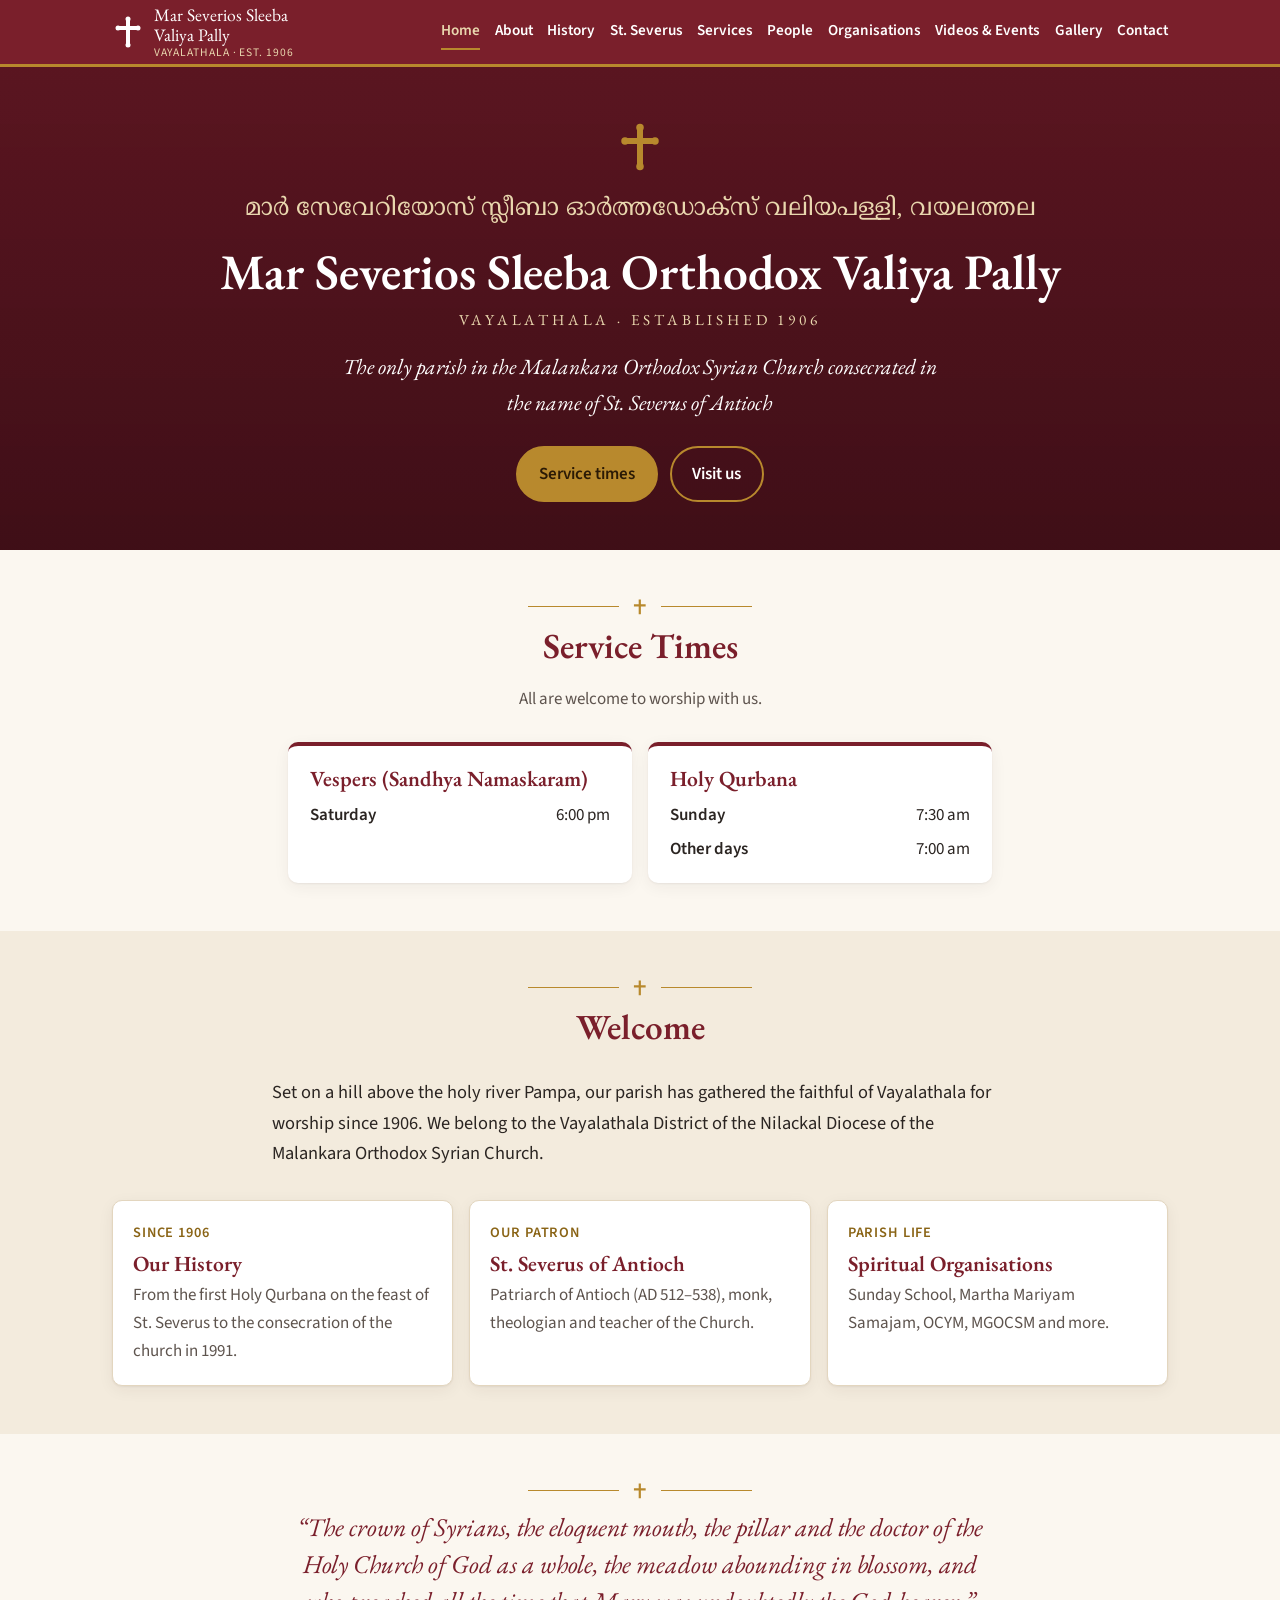
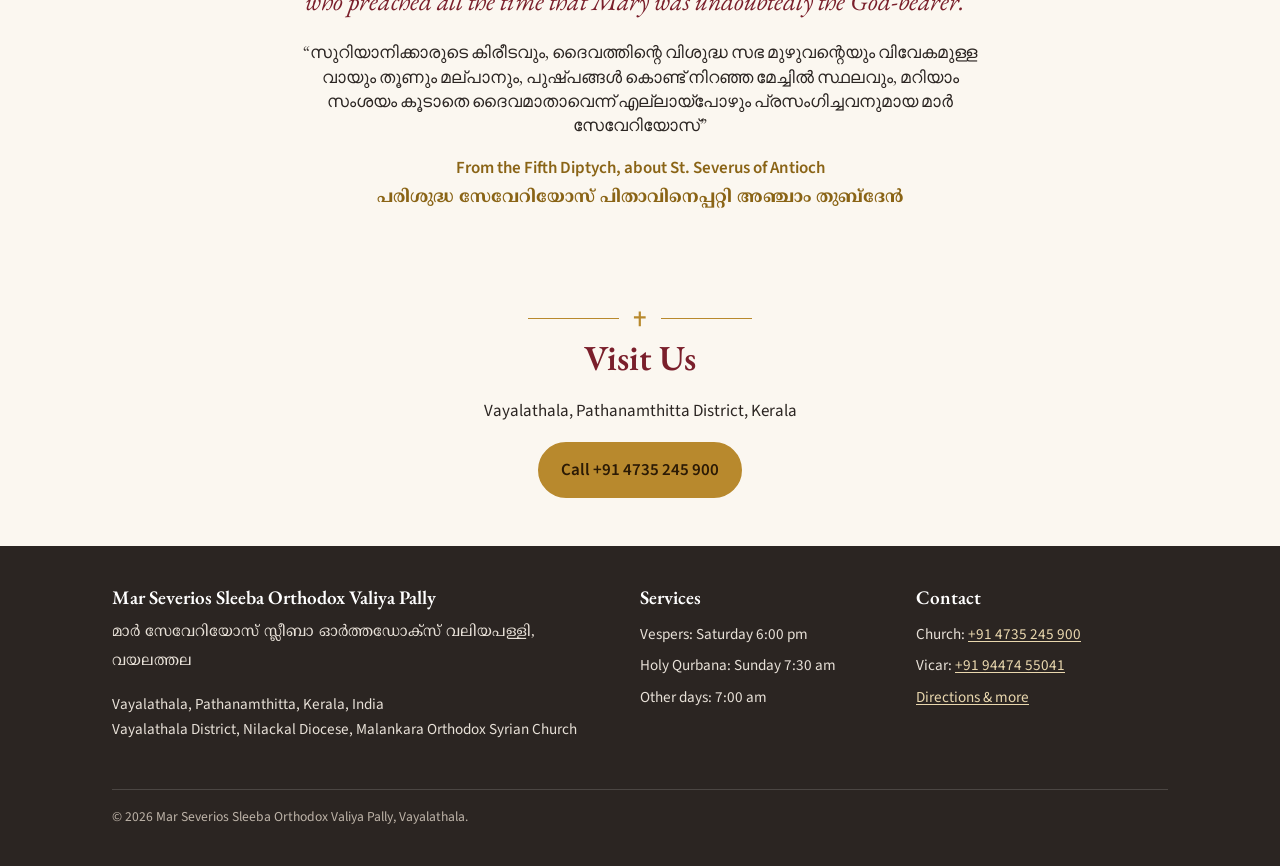
<file: public/index.html>
<!DOCTYPE html>
<html lang="en">
<head>
<meta charset="utf-8">
<meta name="viewport" content="width=device-width, initial-scale=1">
<title>Mar Severios Sleeba Orthodox Valiya Pally, Vayalathala</title>
<meta name="description" content="Mar Severios Sleeba Orthodox Valiya Pally, Vayalathala (est. 1906): the only parish in the Malankara Orthodox Syrian Church consecrated in the name of St. Severus of Antioch. Service times, history and contact.">
<link rel="canonical" href="https://sleebapally.org/">
<meta name="theme-color" content="#7a1f2b">
<meta property="og:type" content="website">
<meta property="og:site_name" content="Mar Severios Sleeba Orthodox Valiya Pally">
<meta property="og:title" content="Mar Severios Sleeba Orthodox Valiya Pally, Vayalathala">
<meta property="og:description" content="Mar Severios Sleeba Orthodox Valiya Pally, Vayalathala (est. 1906): the only parish in the Malankara Orthodox Syrian Church consecrated in the name of St. Severus of Antioch. Service times, history and contact.">
<meta property="og:url" content="https://sleebapally.org/">
<meta property="og:image" content="https://sleebapally.org/images/og-image.jpg">
<meta property="og:image:width" content="1200">
<meta property="og:image:height" content="630">
<meta property="og:image:alt" content="Mar Severios Sleeba Orthodox Valiya Pally, Vayalathala. Established 1906.">
<meta name="twitter:card" content="summary_large_image">
<link rel="icon" href="favicon.ico" sizes="32x32">
<link rel="icon" href="favicon.svg" type="image/svg+xml">
<link rel="apple-touch-icon" href="apple-touch-icon.png">
<link rel="manifest" href="site.webmanifest">
<link rel="preload" href="fonts/eb-garamond-latin-600-normal.woff2" as="font" type="font/woff2" crossorigin>
<link rel="preload" href="fonts/source-sans-3-latin-400-normal.woff2" as="font" type="font/woff2" crossorigin>
<link rel="stylesheet" href="css/style.css">
<script type="application/ld+json">
{
  "@context": "https://schema.org",
  "@type": "Church",
  "name": "Mar Severios Sleeba Orthodox Valiya Pally",
  "alternateName": "Vayalathala Valiya Pally",
  "url": "https://sleebapally.org/",
  "image": "https://sleebapally.org/images/og-image.jpg",
  "telephone": "+91 4735 245 900",
  "foundingDate": "1906",
  "address": {
    "@type": "PostalAddress",
    "addressLocality": "Vayalathala",
    "addressRegion": "Kerala",
    "addressCountry": "IN"
  }
}
</script>
</head>
<body>
<a class="skip-link" href="#main">Skip to content</a>
<header class="site-header">
  <div class="wrap header-inner">
    <a class="brand" href="index.html">
      <svg viewBox="0 0 64 64" aria-hidden="true" focusable="false"><g fill="currentColor"><rect x="28" y="4" width="8" height="56" rx="1"/><rect x="12" y="20" width="40" height="8" rx="1"/><circle cx="32" cy="6" r="5"/><circle cx="32" cy="58" r="5"/><circle cx="12" cy="24" r="5"/><circle cx="52" cy="24" r="5"/></g></svg>
      <span class="brand-text">Mar Severios Sleeba<br>Valiya Pally<small>Vayalathala · Est. 1906</small></span>
    </a>
    <button class="nav-toggle" type="button" aria-expanded="false" aria-controls="site-nav">
      <svg viewBox="0 0 24 24" aria-hidden="true"><path fill="currentColor" d="M3 6h18v2H3zm0 5h18v2H3zm0 5h18v2H3z"/></svg>Menu
    </button>
    <nav id="site-nav" class="site-nav" aria-label="Main">
      <ul>
        <li><a href="index.html" aria-current="page">Home</a></li>
        <li><a href="about.html">About</a></li>
        <li><a href="history.html">History</a></li>
        <li><a href="st-severus.html">St. Severus</a></li>
        <li><a href="services.html">Services</a></li>
        <li><a href="people.html">People</a></li>
        <li><a href="organisations.html">Organisations</a></li>
        <li><a href="videos.html">Videos &amp; Events</a></li>
        <li><a href="gallery.html">Gallery</a></li>
        <li><a href="contact.html">Contact</a></li>
      </ul>
    </nav>
  </div>
</header>
<main id="main">
  <section class="hero">
    <div class="wrap">
      <div class="hero-cross"><svg viewBox="0 0 64 64" aria-hidden="true" focusable="false"><g fill="currentColor"><rect x="28" y="4" width="8" height="56" rx="1"/><rect x="12" y="20" width="40" height="8" rx="1"/><circle cx="32" cy="6" r="5"/><circle cx="32" cy="58" r="5"/><circle cx="12" cy="24" r="5"/><circle cx="52" cy="24" r="5"/></g></svg></div>
      <p class="ml-name" lang="ml">മാർ സേവേറിയോസ് സ്ലീബാ ഓർത്തഡോക്സ്‌ വലിയപള്ളി, വയലത്തല</p>
      <h1>Mar Severios Sleeba Orthodox Valiya Pally</h1>
      <p class="est">Vayalathala · Established 1906</p>
      <p class="tagline">The only parish in the Malankara Orthodox Syrian Church consecrated in the name of St. Severus of Antioch</p>
      <div class="btn-row">
        <a class="btn" href="services.html">Service times</a>
        <a class="btn btn-outline" href="contact.html">Visit us</a>
      </div>
    </div>
  </section>

  <section class="section" aria-labelledby="times-title">
    <div class="wrap narrow">
      <div class="section-title"><div class="ornament"><svg viewBox="0 0 24 24" aria-hidden="true" focusable="false"><path fill="currentColor" d="M10.5 2h3v6.5H20v3h-6.5V22h-3V11.5H4v-3h6.5z"/></svg></div><h2 id="times-title">Service Times</h2><p>All are welcome to worship with us.</p></div>
      <div class="times">
        <!-- EDIT: service times. Also update them on services.html and in the footer of each page. -->
        <div class="time-card">
          <h3>Vespers (Sandhya Namaskaram)</h3>
          <dl><dt>Saturday</dt><dd>6:00 pm</dd></dl>
        </div>
        <div class="time-card">
          <h3>Holy Qurbana</h3>
          <dl><dt>Sunday</dt><dd>7:30 am</dd><dt>Other days</dt><dd>7:00 am</dd></dl>
        </div>
      </div>
    </div>
  </section>

  <section class="section section-alt" aria-labelledby="welcome-title">
    <div class="wrap">
      <div class="section-title"><div class="ornament"><svg viewBox="0 0 24 24" aria-hidden="true" focusable="false"><path fill="currentColor" d="M10.5 2h3v6.5H20v3h-6.5V22h-3V11.5H4v-3h6.5z"/></svg></div><h2 id="welcome-title">Welcome</h2></div>
      <div class="narrow" style="margin:0 auto 2rem">
        <p class="lead">Set on a hill above the holy river Pampa, our parish has gathered the faithful of Vayalathala for worship since 1906. We belong to the Vayalathala District of the Nilackal Diocese of the Malankara Orthodox Syrian Church.</p>
      </div>
      <div class="grid grid-3">
        <a class="card card-link" href="history.html"><p class="role">Since 1906</p><h3>Our History</h3><p class="meta">From the first Holy Qurbana on the feast of St. Severus to the consecration of the church in 1991.</p></a>
        <a class="card card-link" href="st-severus.html"><p class="role">Our patron</p><h3>St. Severus of Antioch</h3><p class="meta">Patriarch of Antioch (AD 512–538), monk, theologian and teacher of the Church.</p></a>
        <a class="card card-link" href="organisations.html"><p class="role">Parish life</p><h3>Spiritual Organisations</h3><p class="meta">Sunday School, Martha Mariyam Samajam, OCYM, MGOCSM and more.</p></a>
      </div>
    </div>
  </section>

  <section class="section">
    <div class="wrap">
      <figure class="quote">
        <div class="ornament"><svg viewBox="0 0 24 24" aria-hidden="true" focusable="false"><path fill="currentColor" d="M10.5 2h3v6.5H20v3h-6.5V22h-3V11.5H4v-3h6.5z"/></svg></div>
        <blockquote>“The crown of Syrians, the eloquent mouth, the pillar and the doctor of the Holy Church of God as a whole, the meadow abounding in blossom, and who preached all the time that Mary was undoubtedly the God-bearer.”</blockquote>
        <blockquote lang="ml">“സുറിയാനിക്കാരുടെ കിരീടവും, ദൈവത്തിന്റെ വിശുദ്ധ സഭ മുഴുവന്റെയും വിവേകമുള്ള വായും തൂണും മല്പാനും, പുഷ്പങ്ങൾ കൊണ്ട് നിറഞ്ഞ മേച്ചിൽ സ്ഥലവും, മറിയാം സംശയം കൂടാതെ ദൈവമാതാവെന്ന് എല്ലായ്‌പോഴും പ്രസംഗിച്ചവനുമായ മാർ സേവേറിയോസ്”</blockquote>
        <figcaption>From the Fifth Diptych, about St. Severus of Antioch<br><span lang="ml">പരിശുദ്ധ സേവേറിയോസ് പിതാവിനെപ്പറ്റി അഞ്ചാം തുബ്ദേൻ</span></figcaption>
      </figure>
    </div>
  </section>

  <section class="section section-alt" id="latest-video" aria-labelledby="video-title">
    <div class="wrap narrow">
      <div class="section-title"><div class="ornament"><svg viewBox="0 0 24 24" aria-hidden="true" focusable="false"><path fill="currentColor" d="M10.5 2h3v6.5H20v3h-6.5V22h-3V11.5H4v-3h6.5z"/></svg></div><h2 id="video-title">Latest Video</h2></div>
      <div data-list="videos" data-template="video" data-limit="1" data-hide-empty="latest-video"></div>
      <p style="text-align:center;margin-top:1.25rem"><a href="videos.html">All videos and events</a></p>
    </div>
  </section>

  <section class="section" aria-labelledby="visit-title">
    <div class="wrap narrow" style="text-align:center">
      <div class="ornament"><svg viewBox="0 0 24 24" aria-hidden="true" focusable="false"><path fill="currentColor" d="M10.5 2h3v6.5H20v3h-6.5V22h-3V11.5H4v-3h6.5z"/></svg></div>
      <h2 id="visit-title">Visit Us</h2>
      <p>Vayalathala, Pathanamthitta District, Kerala</p>
      <div class="btn-row"><a class="btn" href="tel:+914735245900">Call +91 4735 245 900</a></div>
    </div>
  </section>

</main>

<footer class="site-footer">
  <div class="wrap">
    <div class="footer-grid">
      <div>
        <h2>Mar Severios Sleeba Orthodox Valiya Pally</h2>
        <p lang="ml">മാർ സേവേറിയോസ് സ്ലീബാ ഓർത്തഡോക്സ്‌ വലിയപള്ളി, വയലത്തല</p>
        <p>Vayalathala, Pathanamthitta, Kerala, India<br>
        Vayalathala District, Nilackal Diocese, Malankara Orthodox Syrian Church</p>
      </div>
      <div>
        <h2>Services</h2>
        <ul>
          <li>Vespers: Saturday 6:00 pm</li>
          <li>Holy Qurbana: Sunday 7:30 am</li>
          <li>Other days: 7:00 am</li>
        </ul>
      </div>
      <div>
        <h2>Contact</h2>
        <ul>
          <li>Church: <a href="tel:+914735245900">+91 4735 245 900</a></li>
          <li>Vicar: <a href="tel:+919447455041">+91 94474 55041</a></li>
          <li><a href="contact.html">Directions &amp; more</a></li>
        </ul>
      </div>
    </div>
    <p class="footer-bottom">© <span id="year">2026</span> Mar Severios Sleeba Orthodox Valiya Pally, Vayalathala.</p>
  </div>
</footer>
<script src="data/content.js"></script>
<script src="js/main.js"></script>
</body>
</html>
</file>
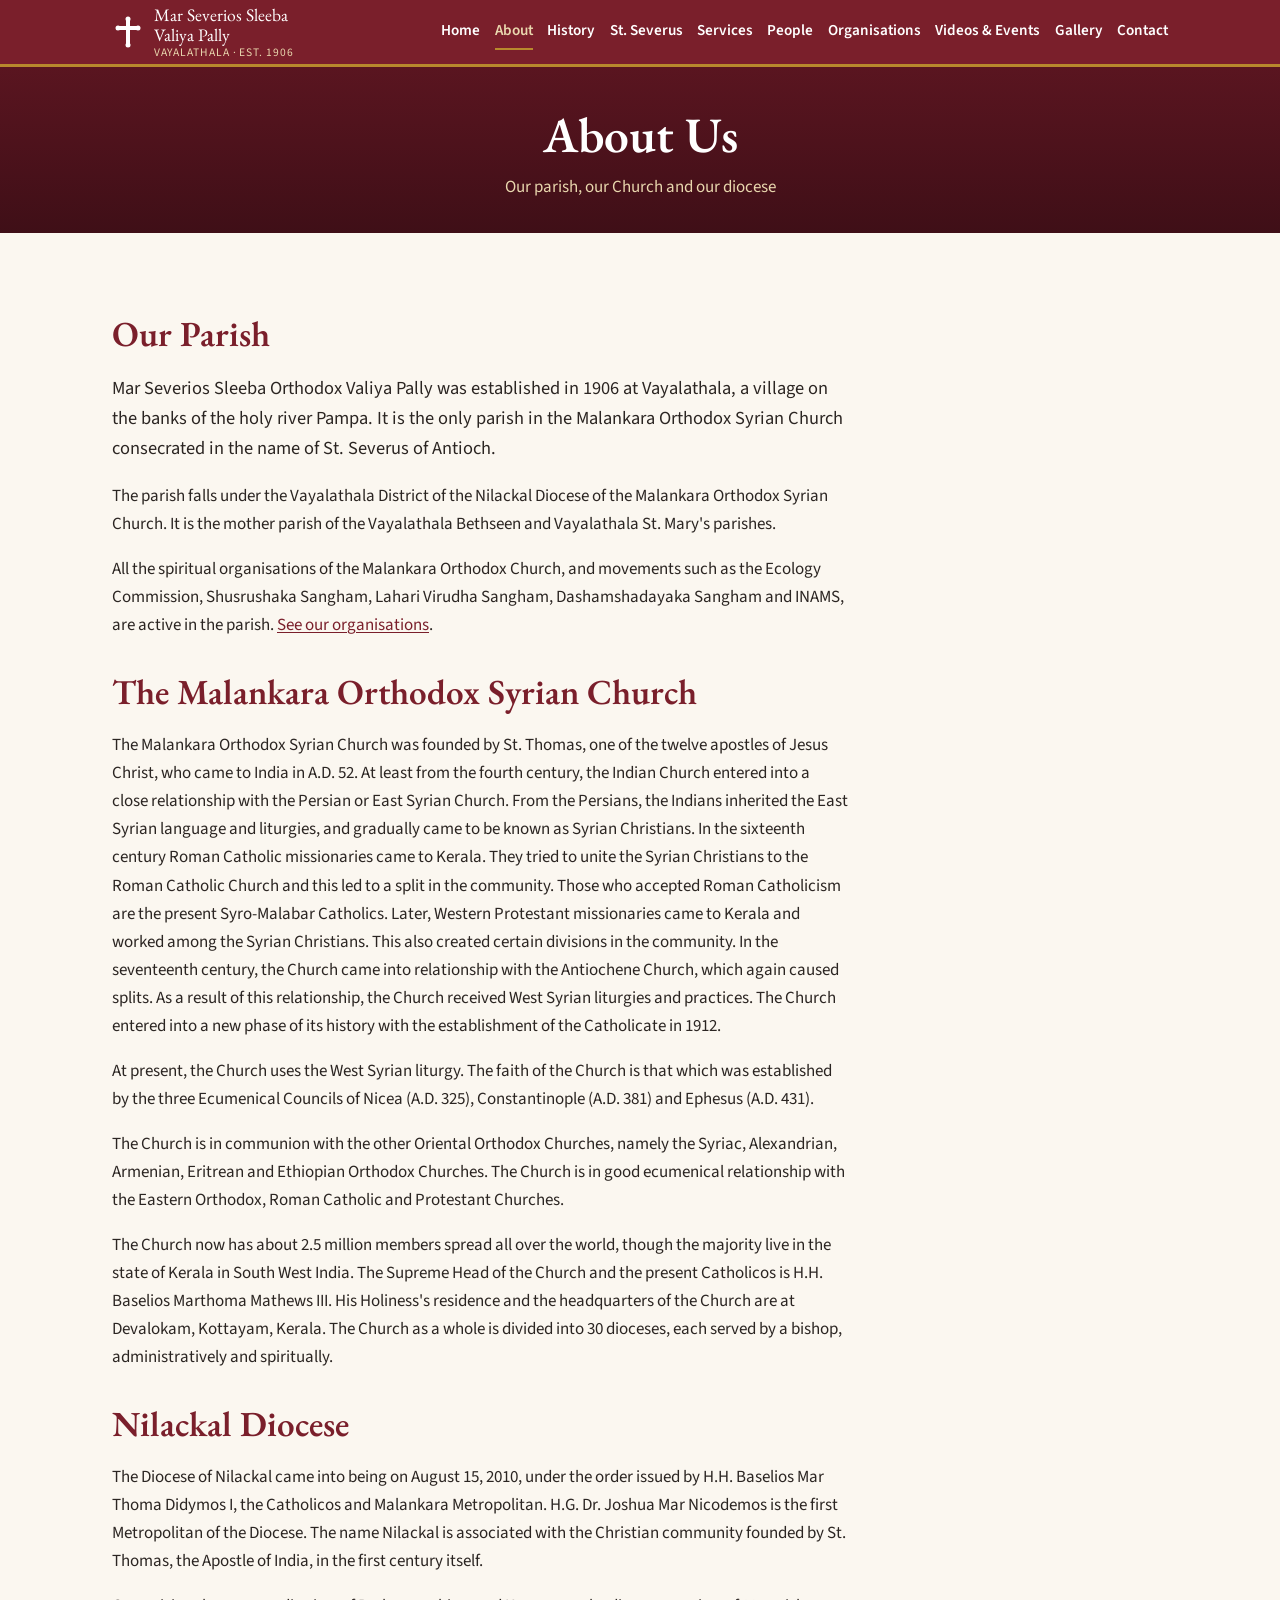
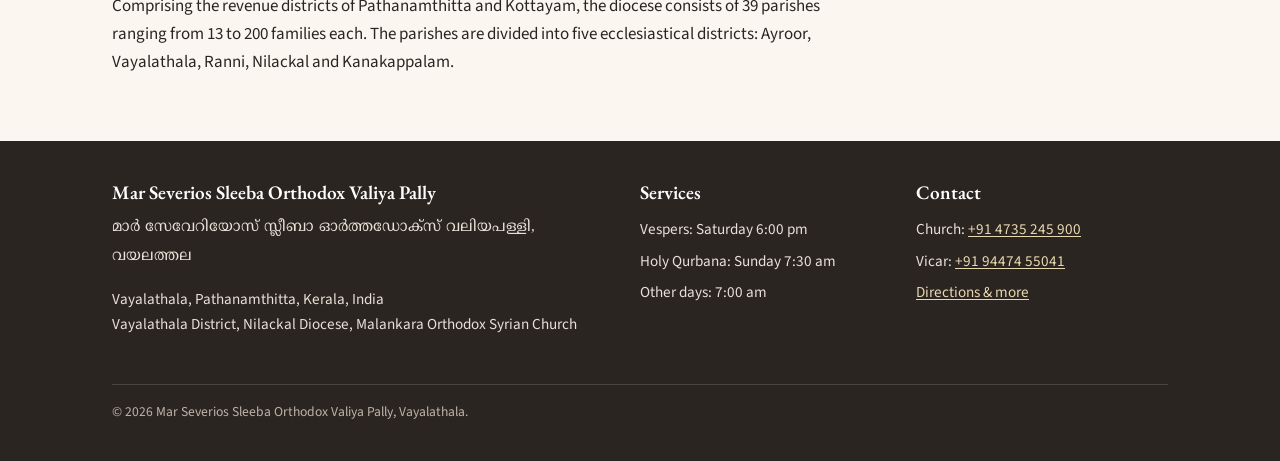
<file: public/about.html>
<!DOCTYPE html>
<html lang="en">
<head>
<meta charset="utf-8">
<meta name="viewport" content="width=device-width, initial-scale=1">
<title>About Us | Mar Severios Sleeba Valiya Pally, Vayalathala</title>
<meta name="description" content="About Mar Severios Sleeba Orthodox Valiya Pally, Vayalathala, the Malankara Orthodox Syrian Church and the Nilackal Diocese.">
<link rel="canonical" href="https://sleebapally.org/about">
<meta name="theme-color" content="#7a1f2b">
<meta property="og:type" content="website">
<meta property="og:site_name" content="Mar Severios Sleeba Orthodox Valiya Pally">
<meta property="og:title" content="About Us | Mar Severios Sleeba Valiya Pally, Vayalathala">
<meta property="og:description" content="About Mar Severios Sleeba Orthodox Valiya Pally, Vayalathala, the Malankara Orthodox Syrian Church and the Nilackal Diocese.">
<meta property="og:url" content="https://sleebapally.org/about">
<meta property="og:image" content="https://sleebapally.org/images/og-image.jpg">
<meta property="og:image:width" content="1200">
<meta property="og:image:height" content="630">
<meta property="og:image:alt" content="Mar Severios Sleeba Orthodox Valiya Pally, Vayalathala. Established 1906.">
<meta name="twitter:card" content="summary_large_image">
<link rel="icon" href="favicon.ico" sizes="32x32">
<link rel="icon" href="favicon.svg" type="image/svg+xml">
<link rel="apple-touch-icon" href="apple-touch-icon.png">
<link rel="manifest" href="site.webmanifest">
<link rel="preload" href="fonts/eb-garamond-latin-600-normal.woff2" as="font" type="font/woff2" crossorigin>
<link rel="preload" href="fonts/source-sans-3-latin-400-normal.woff2" as="font" type="font/woff2" crossorigin>
<link rel="stylesheet" href="css/style.css">
</head>
<body>
<a class="skip-link" href="#main">Skip to content</a>
<header class="site-header">
  <div class="wrap header-inner">
    <a class="brand" href="index.html">
      <svg viewBox="0 0 64 64" aria-hidden="true" focusable="false"><g fill="currentColor"><rect x="28" y="4" width="8" height="56" rx="1"/><rect x="12" y="20" width="40" height="8" rx="1"/><circle cx="32" cy="6" r="5"/><circle cx="32" cy="58" r="5"/><circle cx="12" cy="24" r="5"/><circle cx="52" cy="24" r="5"/></g></svg>
      <span class="brand-text">Mar Severios Sleeba<br>Valiya Pally<small>Vayalathala · Est. 1906</small></span>
    </a>
    <button class="nav-toggle" type="button" aria-expanded="false" aria-controls="site-nav">
      <svg viewBox="0 0 24 24" aria-hidden="true"><path fill="currentColor" d="M3 6h18v2H3zm0 5h18v2H3zm0 5h18v2H3z"/></svg>Menu
    </button>
    <nav id="site-nav" class="site-nav" aria-label="Main">
      <ul>
        <li><a href="index.html">Home</a></li>
        <li><a href="about.html" aria-current="page">About</a></li>
        <li><a href="history.html">History</a></li>
        <li><a href="st-severus.html">St. Severus</a></li>
        <li><a href="services.html">Services</a></li>
        <li><a href="people.html">People</a></li>
        <li><a href="organisations.html">Organisations</a></li>
        <li><a href="videos.html">Videos &amp; Events</a></li>
        <li><a href="gallery.html">Gallery</a></li>
        <li><a href="contact.html">Contact</a></li>
      </ul>
    </nav>
  </div>
</header>
<main id="main">
  <section class="hero page-hero">
    <div class="wrap">
      <h1>About Us</h1>
      <p>Our parish, our Church and our diocese</p>
    </div>
  </section>

  <section class="section">
    <div class="wrap prose">
      <h2>Our Parish</h2>
      <p class="lead">Mar Severios Sleeba Orthodox Valiya Pally was established in 1906 at Vayalathala, a village on the banks of the holy river Pampa. It is the only parish in the Malankara Orthodox Syrian Church consecrated in the name of St. Severus of Antioch.</p>
      <p>The parish falls under the Vayalathala District of the Nilackal Diocese of the Malankara Orthodox Syrian Church. It is the mother parish of the Vayalathala Bethseen and Vayalathala St. Mary's parishes.</p>
      <p>All the spiritual organisations of the Malankara Orthodox Church, and movements such as the Ecology Commission, Shusrushaka Sangham, Lahari Virudha Sangham, Dashamshadayaka Sangham and INAMS, are active in the parish. <a href="organisations.html">See our organisations</a>.</p>

      <h2>The Malankara Orthodox Syrian Church</h2>
      <p>The Malankara Orthodox Syrian Church was founded by St. Thomas, one of the twelve apostles of Jesus Christ, who came to India in A.D. 52. At least from the fourth century, the Indian Church entered into a close relationship with the Persian or East Syrian Church. From the Persians, the Indians inherited the East Syrian language and liturgies, and gradually came to be known as Syrian Christians. In the sixteenth century Roman Catholic missionaries came to Kerala. They tried to unite the Syrian Christians to the Roman Catholic Church and this led to a split in the community. Those who accepted Roman Catholicism are the present Syro-Malabar Catholics. Later, Western Protestant missionaries came to Kerala and worked among the Syrian Christians. This also created certain divisions in the community. In the seventeenth century, the Church came into relationship with the Antiochene Church, which again caused splits. As a result of this relationship, the Church received West Syrian liturgies and practices. The Church entered into a new phase of its history with the establishment of the Catholicate in 1912.</p>
      <p>At present, the Church uses the West Syrian liturgy. The faith of the Church is that which was established by the three Ecumenical Councils of Nicea (A.D. 325), Constantinople (A.D. 381) and Ephesus (A.D. 431).</p>
      <p>The Church is in communion with the other Oriental Orthodox Churches, namely the Syriac, Alexandrian, Armenian, Eritrean and Ethiopian Orthodox Churches. The Church is in good ecumenical relationship with the Eastern Orthodox, Roman Catholic and Protestant Churches.</p>
      <!-- EDIT: update the Catholicos's name here when needed. -->
      <p>The Church now has about 2.5 million members spread all over the world, though the majority live in the state of Kerala in South West India. The Supreme Head of the Church and the present Catholicos is H.H. Baselios Marthoma Mathews III. His Holiness's residence and the headquarters of the Church are at Devalokam, Kottayam, Kerala. The Church as a whole is divided into 30 dioceses, each served by a bishop, administratively and spiritually.</p>

      <h2>Nilackal Diocese</h2>
      <p>The Diocese of Nilackal came into being on August 15, 2010, under the order issued by H.H. Baselios Mar Thoma Didymos I, the Catholicos and Malankara Metropolitan. H.G. Dr. Joshua Mar Nicodemos is the first Metropolitan of the Diocese. The name Nilackal is associated with the Christian community founded by St. Thomas, the Apostle of India, in the first century itself.</p>
      <p>Comprising the revenue districts of Pathanamthitta and Kottayam, the diocese consists of 39 parishes ranging from 13 to 200 families each. The parishes are divided into five ecclesiastical districts: Ayroor, Vayalathala, Ranni, Nilackal and Kanakappalam.</p>
    </div>
  </section>

</main>

<footer class="site-footer">
  <div class="wrap">
    <div class="footer-grid">
      <div>
        <h2>Mar Severios Sleeba Orthodox Valiya Pally</h2>
        <p lang="ml">മാർ സേവേറിയോസ് സ്ലീബാ ഓർത്തഡോക്സ്‌ വലിയപള്ളി, വയലത്തല</p>
        <p>Vayalathala, Pathanamthitta, Kerala, India<br>
        Vayalathala District, Nilackal Diocese, Malankara Orthodox Syrian Church</p>
      </div>
      <div>
        <h2>Services</h2>
        <ul>
          <li>Vespers: Saturday 6:00 pm</li>
          <li>Holy Qurbana: Sunday 7:30 am</li>
          <li>Other days: 7:00 am</li>
        </ul>
      </div>
      <div>
        <h2>Contact</h2>
        <ul>
          <li>Church: <a href="tel:+914735245900">+91 4735 245 900</a></li>
          <li>Vicar: <a href="tel:+919447455041">+91 94474 55041</a></li>
          <li><a href="contact.html">Directions &amp; more</a></li>
        </ul>
      </div>
    </div>
    <p class="footer-bottom">© <span id="year">2026</span> Mar Severios Sleeba Orthodox Valiya Pally, Vayalathala.</p>
  </div>
</footer>
<script src="data/content.js"></script>
<script src="js/main.js"></script>
</body>
</html>
</file>
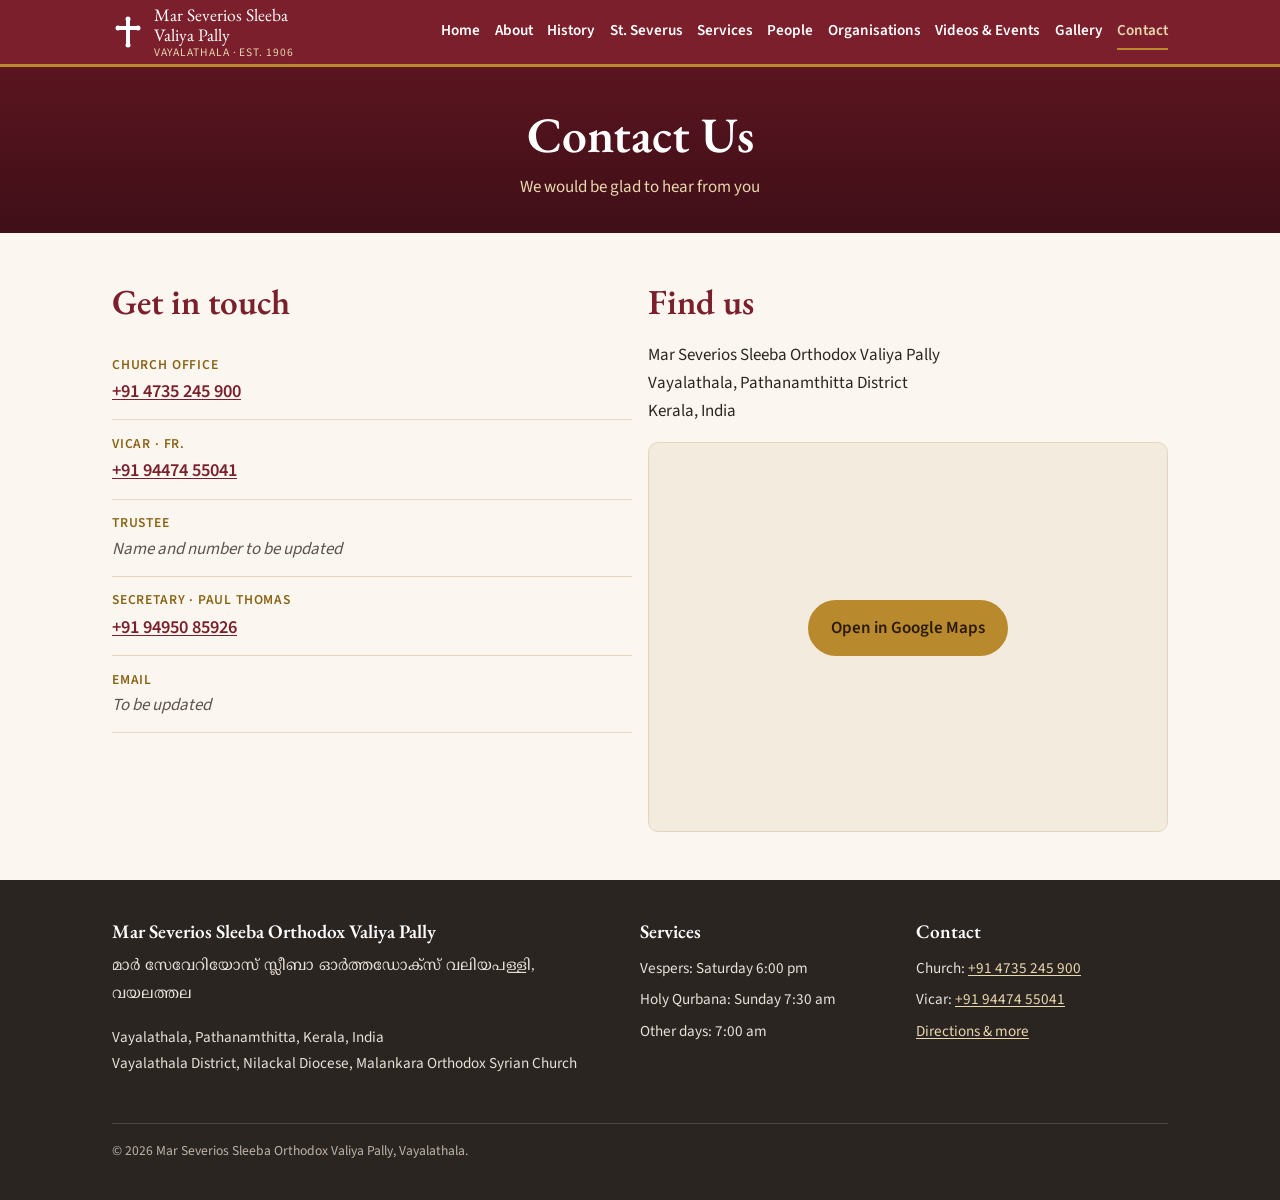
<file: public/contact.html>
<!DOCTYPE html>
<html lang="en">
<head>
<meta charset="utf-8">
<meta name="viewport" content="width=device-width, initial-scale=1">
<title>Contact Us | Mar Severios Sleeba Valiya Pally, Vayalathala</title>
<meta name="description" content="Phone numbers, address and directions for Mar Severios Sleeba Orthodox Valiya Pally, Vayalathala, Kerala.">
<link rel="canonical" href="https://sleebapally.org/contact">
<meta name="theme-color" content="#7a1f2b">
<meta property="og:type" content="website">
<meta property="og:site_name" content="Mar Severios Sleeba Orthodox Valiya Pally">
<meta property="og:title" content="Contact Us | Mar Severios Sleeba Valiya Pally, Vayalathala">
<meta property="og:description" content="Phone numbers, address and directions for Mar Severios Sleeba Orthodox Valiya Pally, Vayalathala, Kerala.">
<meta property="og:url" content="https://sleebapally.org/contact">
<meta property="og:image" content="https://sleebapally.org/images/og-image.jpg">
<meta property="og:image:width" content="1200">
<meta property="og:image:height" content="630">
<meta property="og:image:alt" content="Mar Severios Sleeba Orthodox Valiya Pally, Vayalathala. Established 1906.">
<meta name="twitter:card" content="summary_large_image">
<link rel="icon" href="favicon.ico" sizes="32x32">
<link rel="icon" href="favicon.svg" type="image/svg+xml">
<link rel="apple-touch-icon" href="apple-touch-icon.png">
<link rel="manifest" href="site.webmanifest">
<link rel="preload" href="fonts/eb-garamond-latin-600-normal.woff2" as="font" type="font/woff2" crossorigin>
<link rel="preload" href="fonts/source-sans-3-latin-400-normal.woff2" as="font" type="font/woff2" crossorigin>
<link rel="stylesheet" href="css/style.css">
</head>
<body>
<a class="skip-link" href="#main">Skip to content</a>
<header class="site-header">
  <div class="wrap header-inner">
    <a class="brand" href="index.html">
      <svg viewBox="0 0 64 64" aria-hidden="true" focusable="false"><g fill="currentColor"><rect x="28" y="4" width="8" height="56" rx="1"/><rect x="12" y="20" width="40" height="8" rx="1"/><circle cx="32" cy="6" r="5"/><circle cx="32" cy="58" r="5"/><circle cx="12" cy="24" r="5"/><circle cx="52" cy="24" r="5"/></g></svg>
      <span class="brand-text">Mar Severios Sleeba<br>Valiya Pally<small>Vayalathala · Est. 1906</small></span>
    </a>
    <button class="nav-toggle" type="button" aria-expanded="false" aria-controls="site-nav">
      <svg viewBox="0 0 24 24" aria-hidden="true"><path fill="currentColor" d="M3 6h18v2H3zm0 5h18v2H3zm0 5h18v2H3z"/></svg>Menu
    </button>
    <nav id="site-nav" class="site-nav" aria-label="Main">
      <ul>
        <li><a href="index.html">Home</a></li>
        <li><a href="about.html">About</a></li>
        <li><a href="history.html">History</a></li>
        <li><a href="st-severus.html">St. Severus</a></li>
        <li><a href="services.html">Services</a></li>
        <li><a href="people.html">People</a></li>
        <li><a href="organisations.html">Organisations</a></li>
        <li><a href="videos.html">Videos &amp; Events</a></li>
        <li><a href="gallery.html">Gallery</a></li>
        <li><a href="contact.html" aria-current="page">Contact</a></li>
      </ul>
    </nav>
  </div>
</header>
<main id="main">
  <section class="hero page-hero">
    <div class="wrap">
      <h1>Contact Us</h1>
      <p>We would be glad to hear from you</p>
    </div>
  </section>

  <section class="section">
    <div class="wrap">
      <div class="grid grid-2">
        <div>
          <h2>Get in touch</h2>
          <!-- EDIT: contact details. -->
          <ul class="contact-list">
            <li><strong>Church office</strong><a href="tel:+914735245900">+91 4735 245 900</a></li>
            <li><strong>Vicar · Fr. </strong><a href="tel:+919447455041">+91 94474 55041</a></li>
            <li><strong>Trustee</strong><span class="placeholder">Name and number to be updated</span></li>
            <li><strong>Secretary · Paul Thomas</strong><a href="tel:+919495085926">+91 94950 85926</a></li>
            <li><strong>Email</strong><span class="placeholder">To be updated</span></li>
          </ul>
        </div>
        <div>
          <h2>Find us</h2>
          <!-- EDIT: full postal address. -->
          <p>Mar Severios Sleeba Orthodox Valiya Pally<br>Vayalathala, Pathanamthitta District<br>Kerala, India</p>
          <div class="map-box">
            <p><a class="btn" href="https://www.google.com/maps/search/?api=1&amp;query=Mar+Severios+Sleeba+Orthodox+Valiya+Pally+Vayalathala" rel="noopener">Open in Google Maps</a></p>
          </div>
        </div>
      </div>
    </div>
  </section>

</main>

<footer class="site-footer">
  <div class="wrap">
    <div class="footer-grid">
      <div>
        <h2>Mar Severios Sleeba Orthodox Valiya Pally</h2>
        <p lang="ml">മാർ സേവേറിയോസ് സ്ലീബാ ഓർത്തഡോക്സ്‌ വലിയപള്ളി, വയലത്തല</p>
        <p>Vayalathala, Pathanamthitta, Kerala, India<br>
        Vayalathala District, Nilackal Diocese, Malankara Orthodox Syrian Church</p>
      </div>
      <div>
        <h2>Services</h2>
        <ul>
          <li>Vespers: Saturday 6:00 pm</li>
          <li>Holy Qurbana: Sunday 7:30 am</li>
          <li>Other days: 7:00 am</li>
        </ul>
      </div>
      <div>
        <h2>Contact</h2>
        <ul>
          <li>Church: <a href="tel:+914735245900">+91 4735 245 900</a></li>
          <li>Vicar: <a href="tel:+919447455041">+91 94474 55041</a></li>
          <li><a href="contact.html">Directions &amp; more</a></li>
        </ul>
      </div>
    </div>
    <p class="footer-bottom">© <span id="year">2026</span> Mar Severios Sleeba Orthodox Valiya Pally, Vayalathala.</p>
  </div>
</footer>
<script src="data/content.js"></script>
<script src="js/main.js"></script>
</body>
</html>
</file>
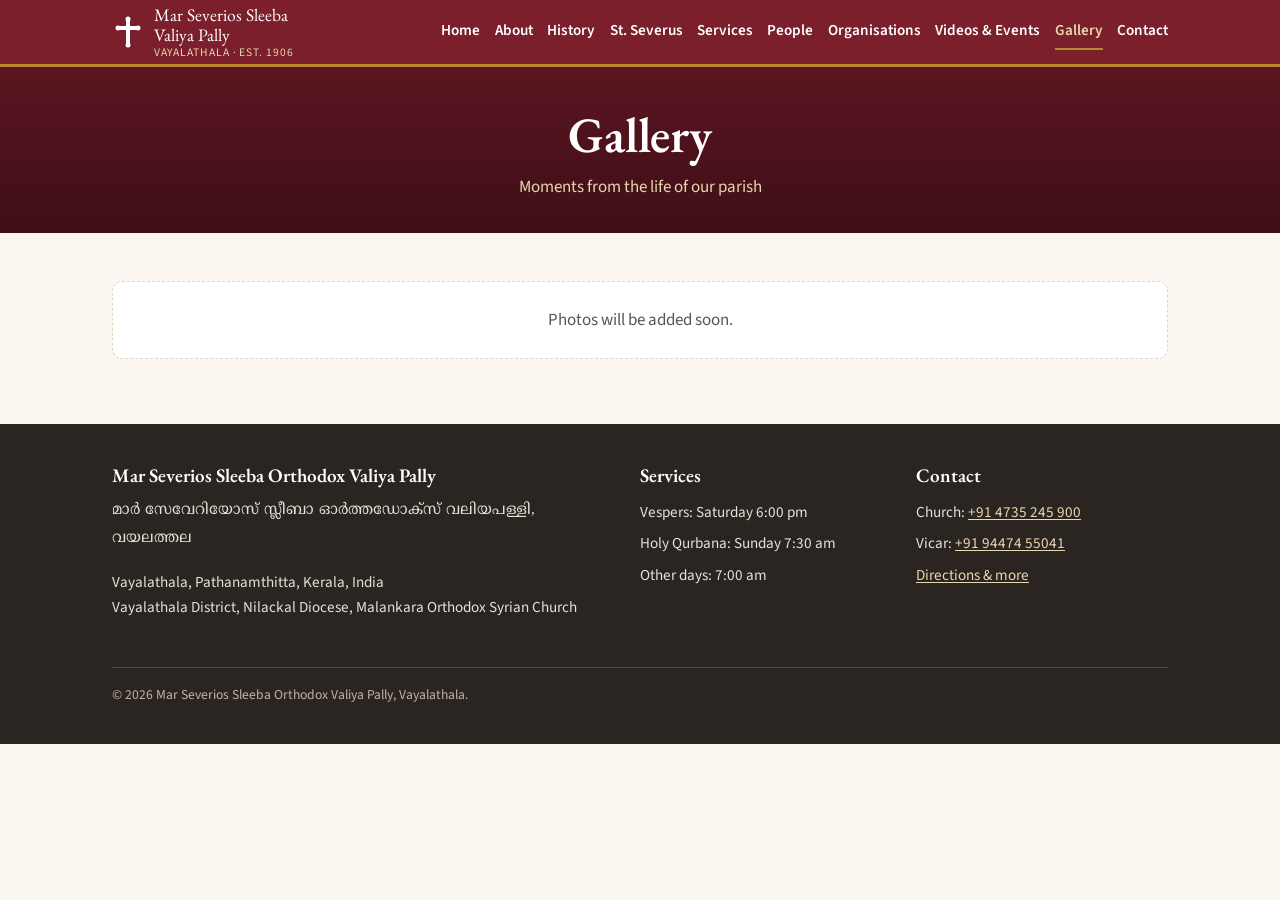
<file: public/gallery.html>
<!DOCTYPE html>
<html lang="en">
<head>
<meta charset="utf-8">
<meta name="viewport" content="width=device-width, initial-scale=1">
<title>Gallery | Mar Severios Sleeba Valiya Pally, Vayalathala</title>
<meta name="description" content="Photos of Mar Severios Sleeba Orthodox Valiya Pally, Vayalathala, its feasts and parish life.">
<link rel="canonical" href="https://sleebapally.org/gallery">
<meta name="theme-color" content="#7a1f2b">
<meta property="og:type" content="website">
<meta property="og:site_name" content="Mar Severios Sleeba Orthodox Valiya Pally">
<meta property="og:title" content="Gallery | Mar Severios Sleeba Valiya Pally, Vayalathala">
<meta property="og:description" content="Photos of Mar Severios Sleeba Orthodox Valiya Pally, Vayalathala, its feasts and parish life.">
<meta property="og:url" content="https://sleebapally.org/gallery">
<meta property="og:image" content="https://sleebapally.org/images/og-image.jpg">
<meta property="og:image:width" content="1200">
<meta property="og:image:height" content="630">
<meta property="og:image:alt" content="Mar Severios Sleeba Orthodox Valiya Pally, Vayalathala. Established 1906.">
<meta name="twitter:card" content="summary_large_image">
<link rel="icon" href="favicon.ico" sizes="32x32">
<link rel="icon" href="favicon.svg" type="image/svg+xml">
<link rel="apple-touch-icon" href="apple-touch-icon.png">
<link rel="manifest" href="site.webmanifest">
<link rel="preload" href="fonts/eb-garamond-latin-600-normal.woff2" as="font" type="font/woff2" crossorigin>
<link rel="preload" href="fonts/source-sans-3-latin-400-normal.woff2" as="font" type="font/woff2" crossorigin>
<link rel="stylesheet" href="css/style.css">
</head>
<body>
<a class="skip-link" href="#main">Skip to content</a>
<header class="site-header">
  <div class="wrap header-inner">
    <a class="brand" href="index.html">
      <svg viewBox="0 0 64 64" aria-hidden="true" focusable="false"><g fill="currentColor"><rect x="28" y="4" width="8" height="56" rx="1"/><rect x="12" y="20" width="40" height="8" rx="1"/><circle cx="32" cy="6" r="5"/><circle cx="32" cy="58" r="5"/><circle cx="12" cy="24" r="5"/><circle cx="52" cy="24" r="5"/></g></svg>
      <span class="brand-text">Mar Severios Sleeba<br>Valiya Pally<small>Vayalathala · Est. 1906</small></span>
    </a>
    <button class="nav-toggle" type="button" aria-expanded="false" aria-controls="site-nav">
      <svg viewBox="0 0 24 24" aria-hidden="true"><path fill="currentColor" d="M3 6h18v2H3zm0 5h18v2H3zm0 5h18v2H3z"/></svg>Menu
    </button>
    <nav id="site-nav" class="site-nav" aria-label="Main">
      <ul>
        <li><a href="index.html">Home</a></li>
        <li><a href="about.html">About</a></li>
        <li><a href="history.html">History</a></li>
        <li><a href="st-severus.html">St. Severus</a></li>
        <li><a href="services.html">Services</a></li>
        <li><a href="people.html">People</a></li>
        <li><a href="organisations.html">Organisations</a></li>
        <li><a href="videos.html">Videos &amp; Events</a></li>
        <li><a href="gallery.html" aria-current="page">Gallery</a></li>
        <li><a href="contact.html">Contact</a></li>
      </ul>
    </nav>
  </div>
</header>
<main id="main">
  <section class="hero page-hero">
    <div class="wrap">
      <h1>Gallery</h1>
      <p>Moments from the life of our parish</p>
    </div>
  </section>

  <noscript><p class="wrap empty-note">Please turn on JavaScript to see this list.</p></noscript>
  <section class="section">
    <div class="wrap">
      <div class="gallery" data-list="gallery" data-template="photo" data-empty="Photos will be added soon."></div>
    </div>
  </section>

</main>

<footer class="site-footer">
  <div class="wrap">
    <div class="footer-grid">
      <div>
        <h2>Mar Severios Sleeba Orthodox Valiya Pally</h2>
        <p lang="ml">മാർ സേവേറിയോസ് സ്ലീബാ ഓർത്തഡോക്സ്‌ വലിയപള്ളി, വയലത്തല</p>
        <p>Vayalathala, Pathanamthitta, Kerala, India<br>
        Vayalathala District, Nilackal Diocese, Malankara Orthodox Syrian Church</p>
      </div>
      <div>
        <h2>Services</h2>
        <ul>
          <li>Vespers: Saturday 6:00 pm</li>
          <li>Holy Qurbana: Sunday 7:30 am</li>
          <li>Other days: 7:00 am</li>
        </ul>
      </div>
      <div>
        <h2>Contact</h2>
        <ul>
          <li>Church: <a href="tel:+914735245900">+91 4735 245 900</a></li>
          <li>Vicar: <a href="tel:+919447455041">+91 94474 55041</a></li>
          <li><a href="contact.html">Directions &amp; more</a></li>
        </ul>
      </div>
    </div>
    <p class="footer-bottom">© <span id="year">2026</span> Mar Severios Sleeba Orthodox Valiya Pally, Vayalathala.</p>
  </div>
</footer>
<script src="data/content.js"></script>
<script src="js/main.js"></script>
</body>
</html>
</file>
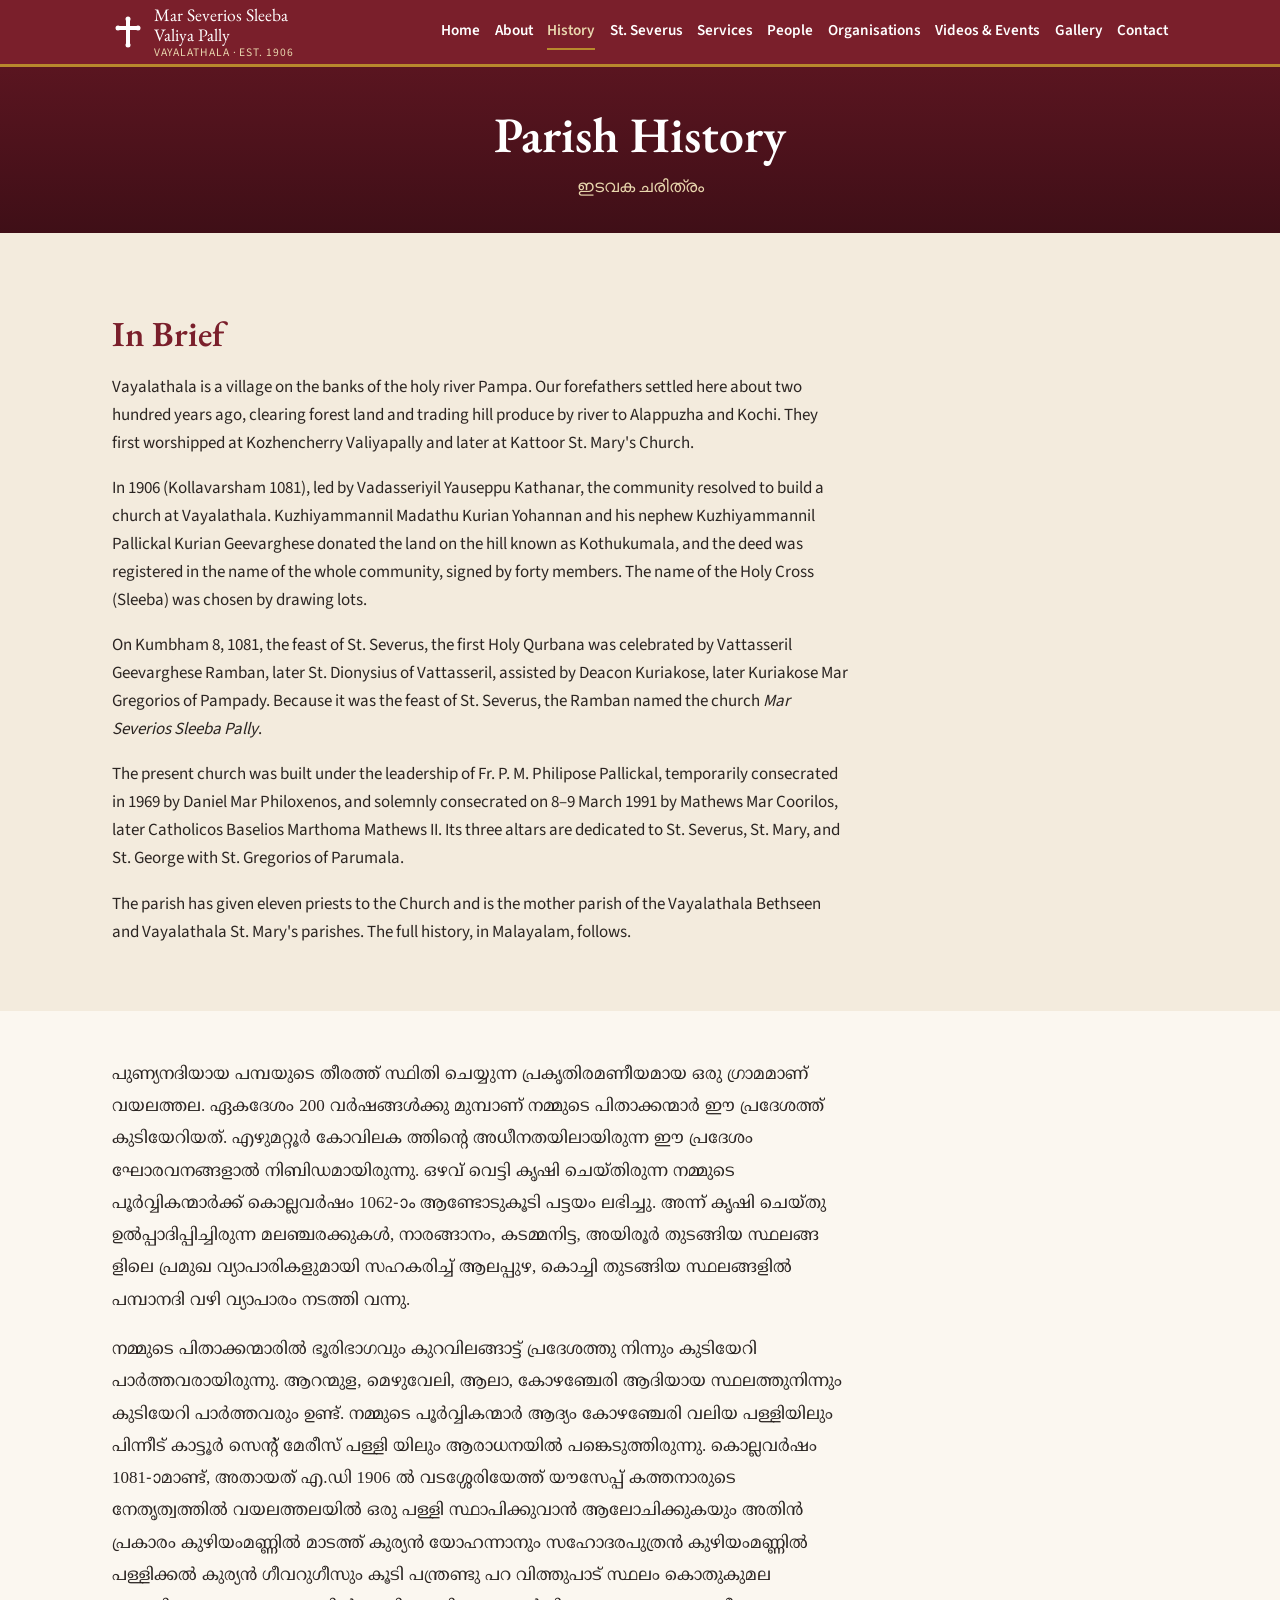
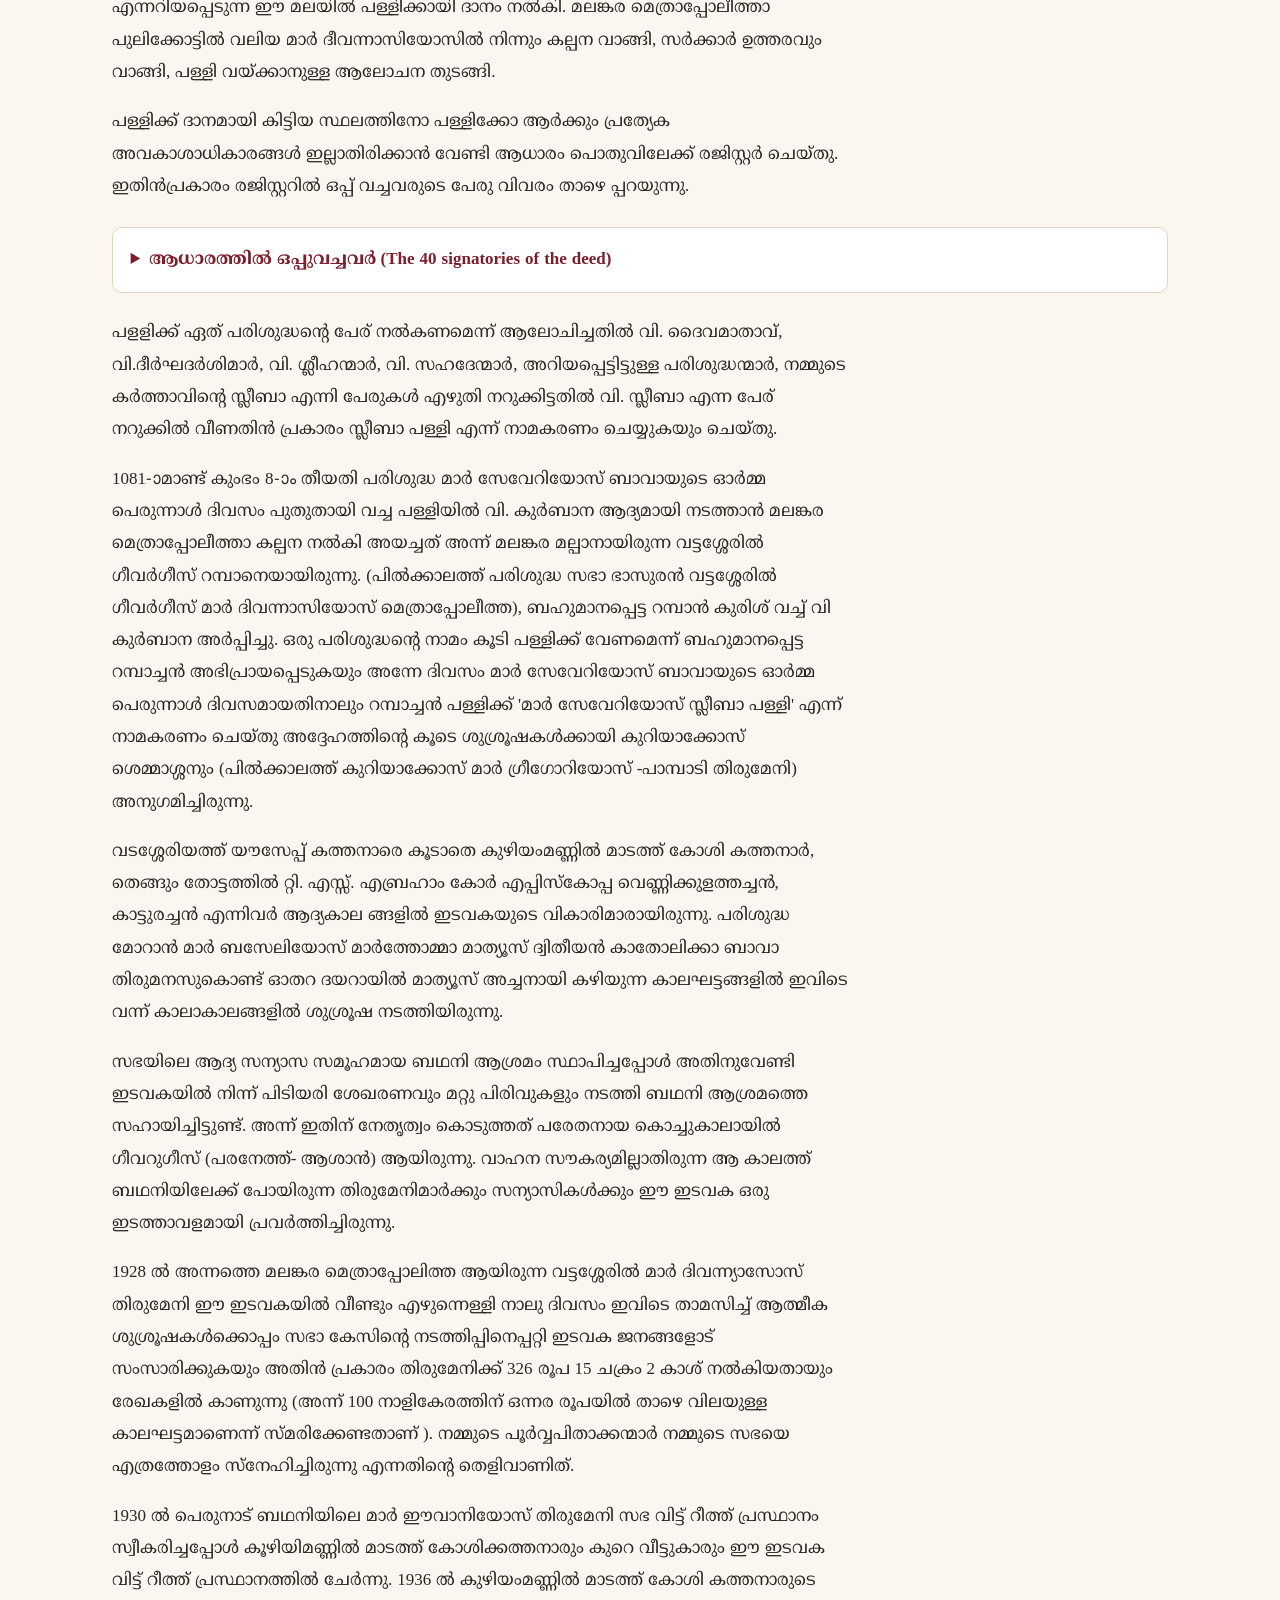
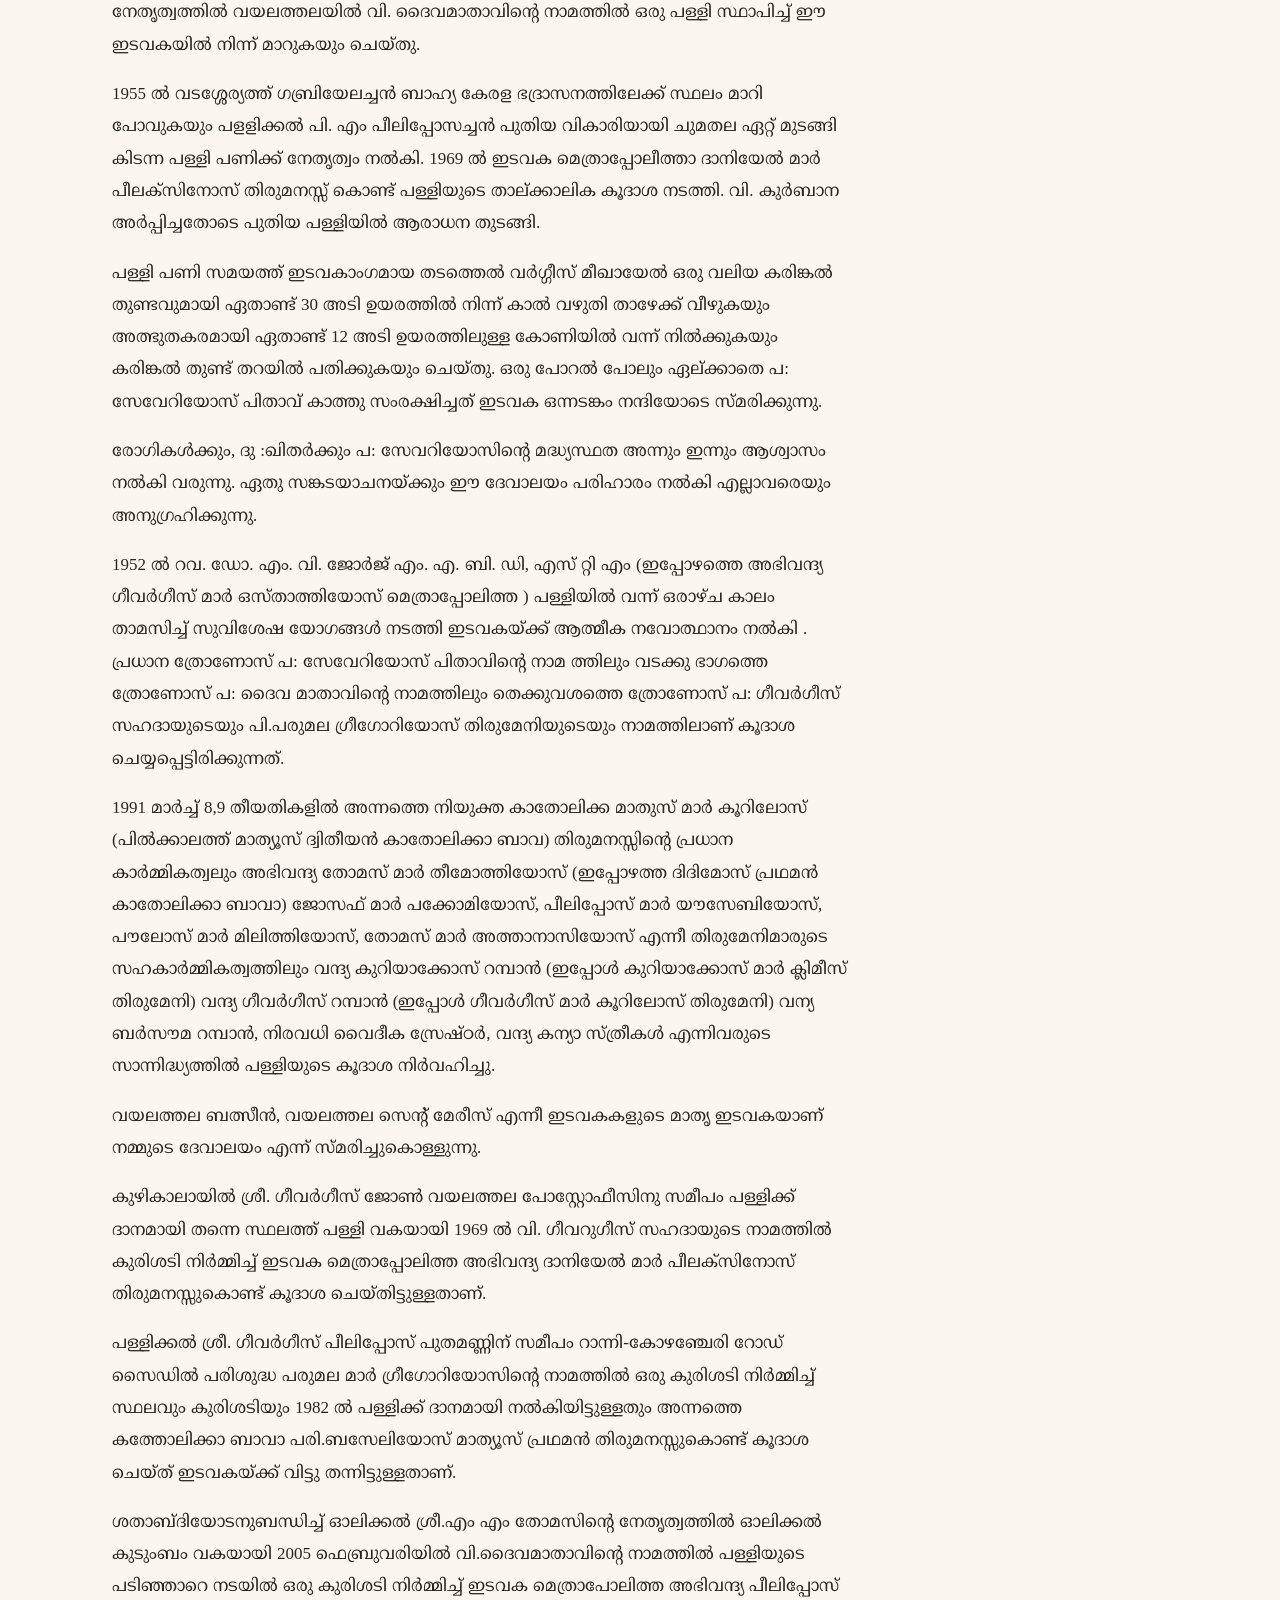
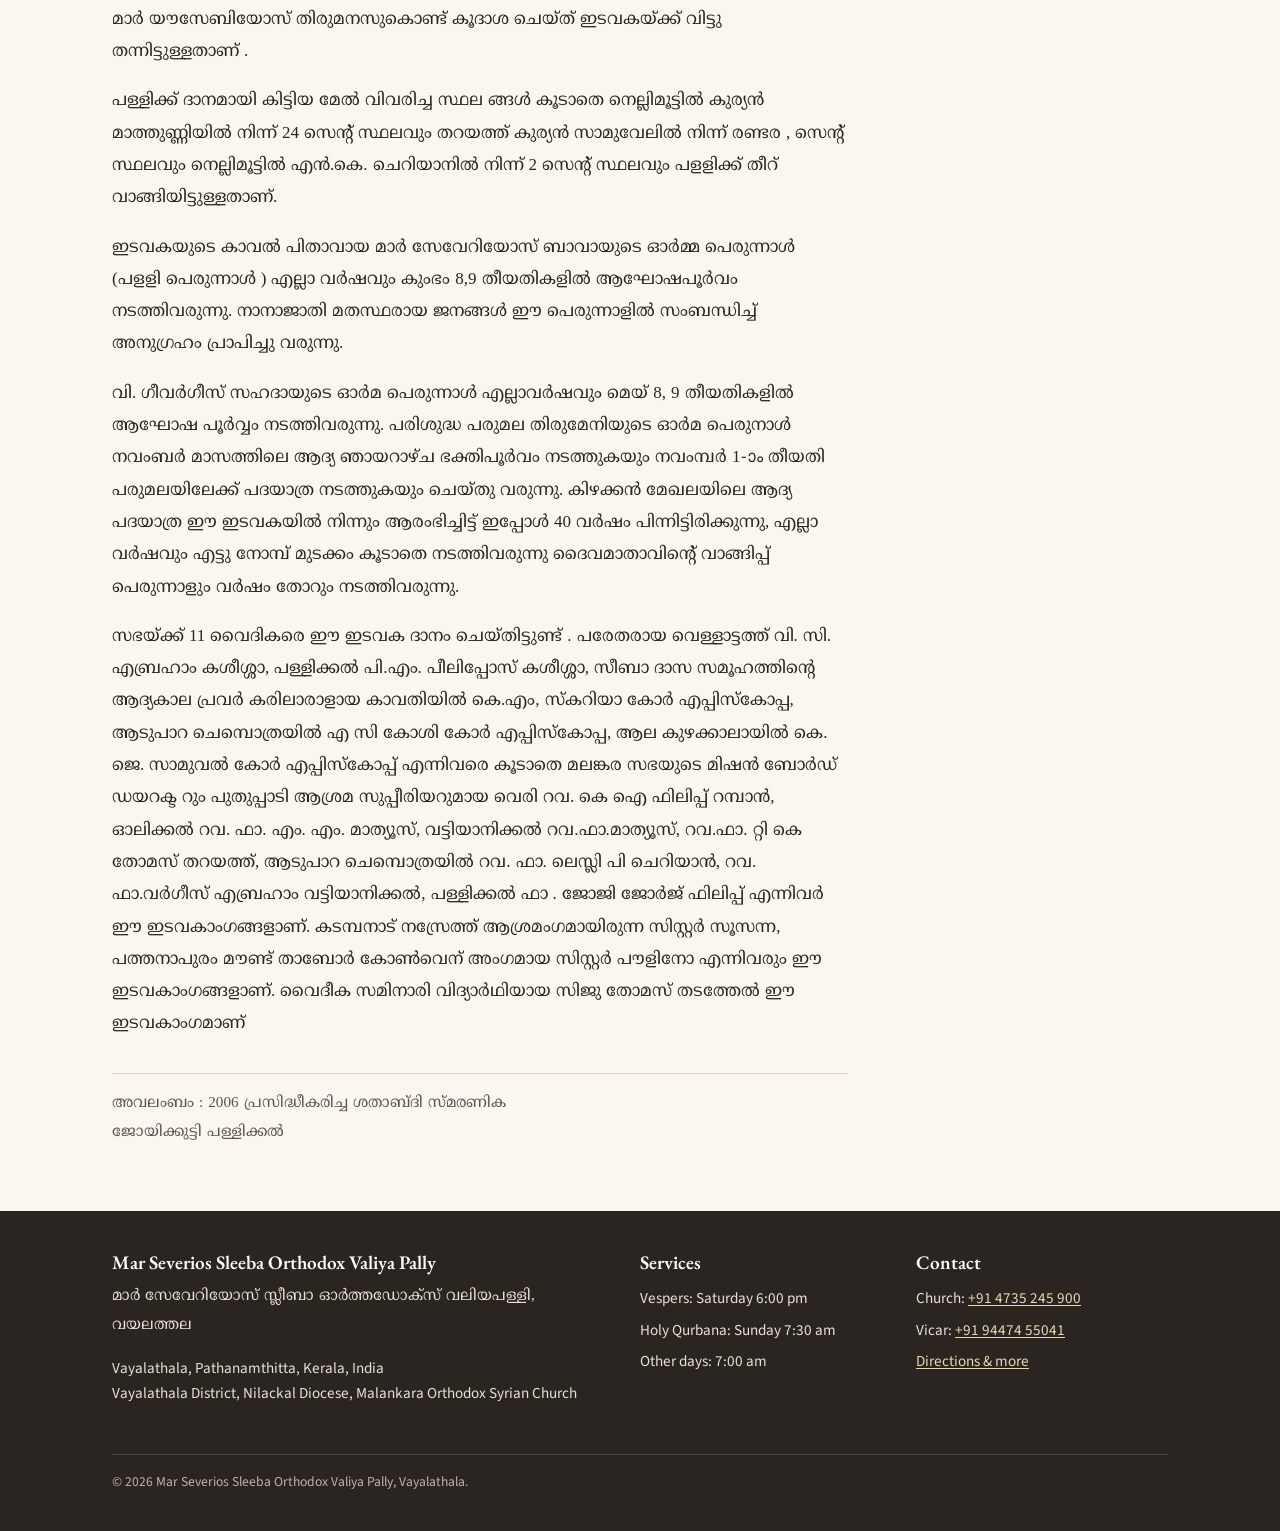
<file: public/history.html>
<!DOCTYPE html>
<html lang="en">
<head>
<meta charset="utf-8">
<meta name="viewport" content="width=device-width, initial-scale=1">
<title>Parish History | Mar Severios Sleeba Valiya Pally, Vayalathala</title>
<meta name="description" content="History of Mar Severios Sleeba Orthodox Valiya Pally, Vayalathala, from its founding in 1906 to the consecration of the church in 1991.">
<link rel="canonical" href="https://sleebapally.org/history">
<meta name="theme-color" content="#7a1f2b">
<meta property="og:type" content="website">
<meta property="og:site_name" content="Mar Severios Sleeba Orthodox Valiya Pally">
<meta property="og:title" content="Parish History | Mar Severios Sleeba Valiya Pally, Vayalathala">
<meta property="og:description" content="History of Mar Severios Sleeba Orthodox Valiya Pally, Vayalathala, from its founding in 1906 to the consecration of the church in 1991.">
<meta property="og:url" content="https://sleebapally.org/history">
<meta property="og:image" content="https://sleebapally.org/images/og-image.jpg">
<meta property="og:image:width" content="1200">
<meta property="og:image:height" content="630">
<meta property="og:image:alt" content="Mar Severios Sleeba Orthodox Valiya Pally, Vayalathala. Established 1906.">
<meta name="twitter:card" content="summary_large_image">
<link rel="icon" href="favicon.ico" sizes="32x32">
<link rel="icon" href="favicon.svg" type="image/svg+xml">
<link rel="apple-touch-icon" href="apple-touch-icon.png">
<link rel="manifest" href="site.webmanifest">
<link rel="preload" href="fonts/eb-garamond-latin-600-normal.woff2" as="font" type="font/woff2" crossorigin>
<link rel="preload" href="fonts/source-sans-3-latin-400-normal.woff2" as="font" type="font/woff2" crossorigin>
<link rel="stylesheet" href="css/style.css">
</head>
<body>
<a class="skip-link" href="#main">Skip to content</a>
<header class="site-header">
  <div class="wrap header-inner">
    <a class="brand" href="index.html">
      <svg viewBox="0 0 64 64" aria-hidden="true" focusable="false"><g fill="currentColor"><rect x="28" y="4" width="8" height="56" rx="1"/><rect x="12" y="20" width="40" height="8" rx="1"/><circle cx="32" cy="6" r="5"/><circle cx="32" cy="58" r="5"/><circle cx="12" cy="24" r="5"/><circle cx="52" cy="24" r="5"/></g></svg>
      <span class="brand-text">Mar Severios Sleeba<br>Valiya Pally<small>Vayalathala · Est. 1906</small></span>
    </a>
    <button class="nav-toggle" type="button" aria-expanded="false" aria-controls="site-nav">
      <svg viewBox="0 0 24 24" aria-hidden="true"><path fill="currentColor" d="M3 6h18v2H3zm0 5h18v2H3zm0 5h18v2H3z"/></svg>Menu
    </button>
    <nav id="site-nav" class="site-nav" aria-label="Main">
      <ul>
        <li><a href="index.html">Home</a></li>
        <li><a href="about.html">About</a></li>
        <li><a href="history.html" aria-current="page">History</a></li>
        <li><a href="st-severus.html">St. Severus</a></li>
        <li><a href="services.html">Services</a></li>
        <li><a href="people.html">People</a></li>
        <li><a href="organisations.html">Organisations</a></li>
        <li><a href="videos.html">Videos &amp; Events</a></li>
        <li><a href="gallery.html">Gallery</a></li>
        <li><a href="contact.html">Contact</a></li>
      </ul>
    </nav>
  </div>
</header>
<main id="main">
  <section class="hero page-hero">
    <div class="wrap">
      <h1>Parish History</h1>
      <p>ഇടവക ചരിത്രം</p>
    </div>
  </section>

  <section class="section section-alt" aria-labelledby="brief-title">
    <div class="wrap prose">
      <h2 id="brief-title">In Brief</h2>
      <!-- EDIT: English summary of the Malayalam history below. -->
      <p>Vayalathala is a village on the banks of the holy river Pampa. Our forefathers settled here about two hundred years ago, clearing forest land and trading hill produce by river to Alappuzha and Kochi. They first worshipped at Kozhencherry Valiyapally and later at Kattoor St. Mary's Church.</p>
      <p>In 1906 (Kollavarsham 1081), led by Vadasseriyil Yauseppu Kathanar, the community resolved to build a church at Vayalathala. Kuzhiyammannil Madathu Kurian Yohannan and his nephew Kuzhiyammannil Pallickal Kurian Geevarghese donated the land on the hill known as Kothukumala, and the deed was registered in the name of the whole community, signed by forty members. The name of the Holy Cross (Sleeba) was chosen by drawing lots.</p>
      <p>On Kumbham 8, 1081, the feast of St. Severus, the first Holy Qurbana was celebrated by Vattasseril Geevarghese Ramban, later St. Dionysius of Vattasseril, assisted by Deacon Kuriakose, later Kuriakose Mar Gregorios of Pampady. Because it was the feast of St. Severus, the Ramban named the church <em>Mar Severios Sleeba Pally</em>.</p>
      <p>The present church was built under the leadership of Fr. P. M. Philipose Pallickal, temporarily consecrated in 1969 by Daniel Mar Philoxenos, and solemnly consecrated on 8–9 March 1991 by Mathews Mar Coorilos, later Catholicos Baselios Marthoma Mathews II. Its three altars are dedicated to St. Severus, St. Mary, and St. George with St. Gregorios of Parumala.</p>
      <p>The parish has given eleven priests to the Church and is the mother parish of the Vayalathala Bethseen and Vayalathala St. Mary's parishes. The full history, in Malayalam, follows.</p>
    </div>
  </section>

  <section class="section" lang="ml" aria-label="ഇടവക ചരിത്രം">
    <div class="wrap prose">
      <p>പുണ്യനദിയായ പമ്പയുടെ തീരത്ത് സ്ഥിതി ചെയ്യുന്ന പ്രകൃതിരമണീയമായ ഒരു ഗ്രാമമാണ് വയലത്തല. ഏകദേശം 200 വർഷങ്ങൾക്കു മുമ്പാണ് നമ്മുടെ പിതാക്കന്മാർ ഈ പ്രദേശത്ത് കുടിയേറിയത്. എഴുമറ്റൂർ കോവിലക ത്തിന്റെ അധീനതയിലായിരുന്ന ഈ പ്രദേശം ഘോരവനങ്ങളാൽ നിബിഡമായിരുന്നു. ഒഴവ് വെട്ടി കൃഷി ചെയ്തിരുന്ന നമ്മുടെ പൂർവ്വികന്മാർക്ക് കൊല്ലവർഷം 1062-ാം ആണ്ടോടുകൂടി പട്ടയം ലഭിച്ചു. അന്ന് കൃഷി ചെയ്തു ഉൽപ്പാദിപ്പിച്ചിരുന്ന മലഞ്ചരക്കുകൾ, നാരങ്ങാനം, കടമ്മനിട്ട, അയിരൂർ തുടങ്ങിയ സ്ഥലങ്ങ ളിലെ പ്രമുഖ വ്യാപാരികളുമായി സഹകരിച്ച് ആലപ്പുഴ, കൊച്ചി തുടങ്ങിയ സ്ഥലങ്ങളിൽ പമ്പാനദി വഴി വ്യാപാരം നടത്തി വന്നു.</p>
      <p>നമ്മുടെ പിതാക്കന്മാരിൽ ഭൂരിഭാഗവും കുറവിലങ്ങാട്ട് പ്രദേശത്തു നിന്നും കുടിയേറി പാർത്തവരായിരുന്നു. ആറന്മുള, മെഴുവേലി, ആലാ, കോഴഞ്ചേരി ആദിയായ സ്ഥലത്തുനിന്നും കുടിയേറി പാർത്തവരും ഉണ്ട്. നമ്മുടെ പൂർവ്വികന്മാർ ആദ്യം കോഴഞ്ചേരി വലിയ പള്ളിയിലും പിന്നീട് കാട്ടൂർ സെന്റ് മേരീസ് പള്ളി യിലും ആരാധനയിൽ പങ്കെടുത്തിരുന്നു. കൊല്ലവർഷം 1081-ാമാണ്ട്, അതായത് എ.ഡി 1906 ൽ വടശ്ശേരിയേത്ത് യൗസേപ്പ് കത്തനാരുടെ നേതൃത്വത്തിൽ വയലത്തലയിൽ ഒരു പള്ളി സ്ഥാപിക്കുവാൻ ആലോചിക്കുകയും അതിൻ പ്രകാരം കുഴിയംമണ്ണിൽ മാടത്ത് കുര്യൻ യോഹന്നാനും സഹോദരപുത്രൻ കുഴിയംമണ്ണിൽ പള്ളിക്കൽ കുര്യൻ ഗീവറുഗീസും കൂടി പന്ത്രണ്ടു പറ വിത്തുപാട് സ്ഥലം കൊതുകുമല എന്നറിയപ്പെടുന്ന ഈ മലയിൽ പള്ളിക്കായി ദാനം നൽകി. മലങ്കര മെത്രാപ്പോലീത്താ പുലിക്കോട്ടിൽ വലിയ മാർ ദീവന്നാസിയോസിൽ നിന്നും കല്പന വാങ്ങി, സർക്കാർ ഉത്തരവും വാങ്ങി, പള്ളി വയ്ക്കാനുള്ള ആലോചന തുടങ്ങി.</p>
      <p>പള്ളിക്ക് ദാനമായി കിട്ടിയ സ്ഥലത്തിനോ പള്ളിക്കോ ആർക്കും പ്രത്യേക അവകാശാധികാരങ്ങൾ ഇല്ലാതിരിക്കാൻ വേണ്ടി ആധാരം പൊതുവിലേക്ക് രജിസ്റ്റർ ചെയ്തു. ഇതിൻപ്രകാരം രജിസ്റ്ററിൽ ഒപ്പ് വച്ചവരുടെ പേരു വിവരം താഴെ പ്പറയുന്നു.</p>
      <details>
        <summary>ആധാരത്തിൽ ഒപ്പുവച്ചവർ (The 40 signatories of the deed)</summary>
        <ol>
          <li>വയലത്തല മുറിയിൽ തടത്തേൽ മാത്തൻ മകൻ 67 വയസ്സായ മാത്തുണ്ണി</li>
          <li>ടി യിൽ തടത്തേൽ മാത്തൻ മകൻ 63 വയസ്സായ വർക്കി,</li>
          <li>വെള്ളപ്ലാക്കൽ വറീത് മകൻ 42 വയസ്സായ ഇരുപ്പൂട്ടി</li>
          <li>പരനേത്ത് വറീത് മകൻ 37 വയസ്സായ വറീത്</li>
          <li>ആറൊന്നിൽ കുര്യൻ മകൻ 35 വയസ്സായ മാത്തൻ</li>
          <li>നെല്ലിമൂട്ടിൽ മാത്തുണ്ണി മകൻ 45 വയസ്സായ കുര്യൻ</li>
          <li>നെല്ലിമൂട്ടിൽ മാത്തുണ്ണി മകൻ 38 വയസ്സായ ചെറിയാൻ</li>
          <li>നെല്ലിമൂട്ടിൽ മാത്തുണ്ണി മകൻ 35 വയസ്സായ മത്തായി</li>
          <li>നെല്ലിമൂട്ടിൽ മാത്തുണ്ണി മകൻ 30 വയസ്സായ തോമാ</li>
          <li>കരിമ്പിനേത്ത് ഐപ്പ് മകൻ 67 വയസ്സായ ഇട്ടി</li>
          <li>കളയ്ക്കാട്ട് ഇട്ടി മകൻ 27 വയസ്സായ കീവറീത്</li>
          <li>വെട്ടിയാനിക്കൽ തോമാ മകൻ 25 വയസ്സായ മത്തായി</li>
          <li>തേവർകാട്ടിൽ തോമ മകൻ 48 വയസ്സായ കീവറീത്</li>
          <li>കുടിലിൽ വറീത് മകൻ 28 വയസ്സായ ചാക്കോ</li>
          <li>കാടംപ്ലാക്കൽ ഈപ്പൻ മകൻ 28 വയസ്സായ കുഞ്ഞുമ്മൻ</li>
          <li>കാടാപ്ലാക്കൽ വറീത് മകൻ 25 വയസ്സായ കൊച്ചിക്ക</li>
          <li>വടശ്ശേരിയേത് ചരിവുകാലായിൽ ഐപ്പ് മകൻ 28 വയസ്സായ വറീത്</li>
          <li>പുതുപ്പറമ്പിൽ കീവറീത് മകൻ 25 വയസ്സായ കൊച്ചുകുഞ്ഞ്</li>
          <li>പൊൻമേലിൽ മലയിൽ ആനകുഴിക്കൽ അബ്രഹാം കത്തനാര് മകൻ 24 വയസ്സായ മത്തായി</li>
          <li>ആനകുഴിക്കൽ തോമാ മകൻ 25 വയസ്സായ കീവറീത്</li>
          <li>വള്ളിക്കാലായിൽ ചാക്കോ മകൻ 26 വയസ്സായ മത്തായി</li>
          <li>മാമൂട്ടിൽ ചാണ്ടി മകൻ 28 വയസ്സായ ചാണ്ടി</li>
          <li>കുഴികാലായിൽ ഇരുപ്പൂട്ടി മകൻ 59 വയസ്സായ കീവറീത്</li>
          <li>ആടുപാറ പുത്തൻപുരയ്ക്കൽ സ്കറിയ കത്തനാർ മകൻ 32 വയസ്സായ ചെറിയാൻ</li>
          <li>ആടുപാറ പുത്തൻപുരയ്ക്കൽ സ്കറിയ കത്തനാർ മകൻ 30 വയസ്സായ കീവറീത്</li>
          <li>കീക്കൊഴുർ മുറിയിൽ ഈച്ചരാമണ്ണിൽ ഇട്ടിയവിര മകൻ 43 വയസ്സായ കീവറീത്</li>
          <li>കിഴക്കേ എരുത്തിക്കൽ ചാണ്ടി മകൻ 48 വയസ്സായ മത്തായി</li>
          <li>മാടത്തേത് ചെറിയാൻ മകൻ 58 വയസ്സായ മത്തായി</li>
          <li>പടിഞ്ഞാറെ ചെറുവള്ളിക്കുഴിയിൽ വറീത് മകൻ 58 വയസ്സായ കുര്യൻ</li>
          <li>കളളിമല ചെറിയാൻ മകൻ 34 വയസ്സായ കീവറീത്</li>
          <li>കാട്ടൂർ മുറിയിൽ വെള്ളാട്ടേത്ത്  ചെറിയാൻ മകൻ 48 വയസ്സായ ചാണ്ടി</li>
          <li>കൊച്ചു പറത്തിട്ട കുര്യൻ മകൻ 55 വയസ്സായ കീവറീത്</li>
          <li>വെള്ളാട്ടേത്ത്  കൊച്ചിക്ക മകൻ 46 വയസ്സായ തോമ്മാ</li>
          <li>വെള്ളാട്ടേത്ത്  കൊച്ചിക്ക മകൻ 29 വയസ്സായകൊച്ചിക്ക</li>
          <li>കാറ്റാടിക്കൽ മേപ്രത്ത് ചെറിയാൻ മകൻ 34 വയസ്സായ കൊച്ചുകുഞ്ഞ്</li>
          <li>മാത്തിലേത്ത് ഉതുപ്പ് മകൻ 58 വയസ്സായ മത്തായി</li>
          <li>മഠത്തിലേത്ത് ഉതുപ്പ് മകൻ 55 വയസ്സായ ചാക്കോ</li>
          <li>മഠത്തിലേത്ത് ഉതുപ്പ് മകൻ 32 വയസ്സായി യൗസേപ്പ്</li>
          <li>ചിറക്കുഴിയിൽ ചാണ്ടി മകൻ 30 വയസ്സായ തോമ</li>
          <li>ചിറയ്ക്കൽ ചാണ്ടി മകൻ 54 വയസ്സായ വറീത്</li>
        </ol>
      </details>
      <p>പളളിക്ക് ഏത് പരിശുദ്ധന്റെ പേര് നൽകണമെന്ന് ആലോചിച്ചതിൽ വി. ദൈവമാതാവ്, വി.ദീർഘദർശിമാർ, വി. ശ്ലീഹന്മാർ, വി. സഹദേന്മാർ, അറിയപ്പെട്ടിട്ടുള്ള പരിശുദ്ധന്മാർ, നമ്മുടെ കർത്താവിന്റെ സ്ലീബാ എന്നി പേരുകൾ എഴുതി നറുക്കിട്ടതിൽ വി. സ്ലീബാ എന്ന പേര് നറുക്കിൽ വീണതിൻ പ്രകാരം സ്ലീബാ പള്ളി എന്ന് നാമകരണം ചെയ്യുകയും ചെയ്തു.</p>
      <p>1081-ാമാണ്ട് കുംഭം 8-ാം തീയതി പരിശുദ്ധ മാർ സേവേറിയോസ് ബാവായുടെ ഓർമ്മ പെരുന്നാൾ ദിവസം പുതുതായി വച്ച പള്ളിയിൽ വി. കുർബാന ആദ്യമായി നടത്താൻ മലങ്കര മെത്രാപ്പോലീത്താ കല്പന നൽകി അയച്ചത് അന്ന് മലങ്കര മല്പാനായിരുന്ന വട്ടശ്ശേരിൽ ഗീവർഗീസ് റമ്പാനെയായിരുന്നു. (പിൽക്കാലത്ത് പരിശുദ്ധ സഭാ ഭാസുരൻ വട്ടശ്ശേരിൽ ഗീവർഗീസ് മാർ ദിവന്നാസിയോസ് മെത്രാപ്പോലീത്ത), ബഹുമാനപ്പെട്ട റമ്പാൻ കുരിശ് വച്ച് വി കുർബാന അർപ്പിച്ചു. ഒരു പരിശുദ്ധന്റെ നാമം കൂടി പള്ളിക്ക് വേണമെന്ന് ബഹുമാനപ്പെട്ട റമ്പാച്ചൻ അഭിപ്രായപ്പെടുകയും അന്നേ ദിവസം മാർ സേവേറിയോസ് ബാവായുടെ ഓർമ്മ പെരുന്നാൾ ദിവസമായതിനാലും റമ്പാച്ചൻ പള്ളിക്ക് &#x27;മാർ സേവേറിയോസ് സ്ലീബാ പള്ളി&#x27; എന്ന് നാമകരണം ചെയ്തു അദ്ദേഹത്തിന്റെ കൂടെ ശുശ്രൂഷകൾക്കായി കുറിയാക്കോസ് ശെമ്മാശ്ശനും (പിൽക്കാലത്ത് കുറിയാക്കോസ് മാർ ഗ്രീഗോറിയോസ് -പാമ്പാടി തിരുമേനി) അനുഗമിച്ചിരുന്നു.</p>
      <p>വടശ്ശേരിയത്ത് യൗസേപ്പ് കത്തനാരെ കൂടാതെ കുഴിയംമണ്ണിൽ മാടത്ത് കോശി കത്തനാർ, തെങ്ങും തോട്ടത്തിൽ റ്റി. എസ്സ്. എബ്രഹാം കോർ എപ്പിസ്കോപ്പ വെണ്ണിക്കുളത്തച്ചൻ, കാട്ടുരച്ചൻ എന്നിവർ ആദ്യകാല ങ്ങളിൽ ഇടവകയുടെ വികാരിമാരായിരുന്നു. പരിശുദ്ധ മോറാൻ മാർ ബസേലിയോസ് മാർത്തോമ്മാ മാത്യൂസ് ദ്വിതീയൻ കാതോലിക്കാ ബാവാ തിരുമനസുകൊണ്ട് ഓതറ ദയറായിൽ മാത്യൂസ് അച്ചനായി കഴിയുന്ന കാലഘട്ടങ്ങളിൽ ഇവിടെ വന്ന് കാലാകാലങ്ങളിൽ ശുശ്രൂഷ നടത്തിയിരുന്നു.</p>
      <p>സഭയിലെ ആദ്യ സന്യാസ സമൂഹമായ ബഥനി ആശ്രമം സ്ഥാപിച്ചപ്പോൾ അതിനുവേണ്ടി ഇടവകയിൽ നിന്ന് പിടിയരി ശേഖരണവും മറ്റു പിരിവുകളും നടത്തി ബഥനി ആശ്രമത്തെ സഹായിച്ചിട്ടുണ്ട്. അന്ന് ഇതിന് നേതൃത്വം കൊടുത്തത് പരേതനായ കൊച്ചുകാലായിൽ ഗീവറുഗീസ് (പരനേത്ത്‌- ആശാൻ) ആയിരുന്നു. വാഹന സൗകര്യമില്ലാതിരുന്ന ആ കാലത്ത് ബഥനിയിലേക്ക് പോയിരുന്ന തിരുമേനിമാർക്കും സന്യാസികൾക്കും ഈ ഇടവക ഒരു ഇടത്താവളമായി പ്രവർത്തിച്ചിരുന്നു.</p>
      <p>1928 ൽ അന്നത്തെ മലങ്കര മെത്രാപ്പോലിത്ത ആയിരുന്ന വട്ടശ്ശേരിൽ മാർ ദിവന്ന്യാസോസ് തിരുമേനി ഈ ഇടവകയിൽ വീണ്ടും എഴുന്നെള്ളി നാലു ദിവസം ഇവിടെ താമസിച്ച് ആത്മീക ശുശ്രൂഷകൾക്കൊപ്പം സഭാ കേസിന്റെ നടത്തിപ്പിനെപ്പറ്റി ഇടവക ജനങ്ങളോട് സംസാരിക്കുകയും അതിൻ പ്രകാരം തിരുമേനിക്ക് 326 രൂപ 15 ചക്രം 2 കാശ് നൽകിയതായും രേഖകളിൽ കാണുന്നു (അന്ന് 100 നാളികേരത്തിന് ഒന്നര രൂപയിൽ താഴെ വിലയുള്ള കാലഘട്ടമാണെന്ന് സ്മരിക്കേണ്ടതാണ് ). നമ്മുടെ പൂർവ്വപിതാക്കന്മാർ നമ്മുടെ സഭയെ എത്രത്തോളം സ്നേഹിച്ചിരുന്നു എന്നതിന്റെ തെളിവാണിത്.</p>
      <p>1930 ൽ പെരുനാട് ബഥനിയിലെ മാർ ഈവാനിയോസ് തിരുമേനി സഭ വിട്ട് റീത്ത് പ്രസ്ഥാനം സ്വീകരിച്ചപ്പോൾ കൂഴിയിമണ്ണിൽ മാടത്ത് കോശിക്കത്തനാരും കുറെ വീട്ടുകാരും ഈ ഇടവക വിട്ട് റീത്ത് പ്രസ്ഥാനത്തിൽ ചേർന്നു. 1936 ൽ കുഴിയംമണ്ണിൽ മാടത്ത് കോശി കത്തനാരുടെ നേതൃത്വത്തിൽ വയലത്തലയിൽ വി. ദൈവമാതാവിന്റെ നാമത്തിൽ ഒരു പള്ളി സ്ഥാപിച്ച് ഈ ഇടവകയിൽ നിന്ന് മാറുകയും ചെയ്തു.</p>
      <p>1955 ൽ വടശ്ശേര്യത്ത് ഗബ്രിയേലച്ചൻ ബാഹ്യ കേരള ഭദ്രാസനത്തിലേക്ക് സ്ഥലം മാറി പോവുകയും പളളിക്കൽ പി. എം പീലിപ്പോസച്ചൻ പുതിയ വികാരിയായി ചുമതല ഏറ്റ് മുടങ്ങി കിടന്ന പള്ളി പണിക്ക് നേതൃത്വം നൽകി. 1969 ൽ ഇടവക മെത്രാപ്പോലീത്താ ദാനിയേൽ മാർ പീലക്സിനോസ് തിരുമനസ്സ് കൊണ്ട് പള്ളിയുടെ താല്ക്കാലിക കൂദാശ നടത്തി. വി. കുർബാന അർപ്പിച്ചതോടെ പുതിയ പള്ളിയിൽ ആരാധന തുടങ്ങി.</p>
      <p>പള്ളി പണി സമയത്ത് ഇടവകാംഗമായ തടത്തെൽ വർഗ്ഗീസ് മീഖായേൽ ഒരു വലിയ കരിങ്കൽ തുണ്ടവുമായി ഏതാണ്ട് 30 അടി ഉയരത്തിൽ നിന്ന് കാൽ വഴുതി താഴേക്ക് വീഴുകയും അത്ഭുതകരമായി ഏതാണ്ട് 12 അടി ഉയരത്തിലുള്ള കോണിയിൽ വന്ന് നിൽക്കുകയും കരിങ്കൽ തുണ്ട് തറയിൽ പതിക്കുകയും ചെയ്തു. ഒരു പോറൽ പോലും ഏല്ക്കാതെ പ: സേവേറിയോസ് പിതാവ് കാത്തു സംരക്ഷിച്ചത് ഇടവക ഒന്നടങ്കം നന്ദിയോടെ സ്മരിക്കുന്നു.</p>
      <p>രോഗികൾക്കും, ദു :ഖിതർക്കും പ: സേവറിയോസിന്റെ മദ്ധ്യസ്ഥത അന്നും ഇന്നും ആശ്വാസം നൽകി വരുന്നു. ഏതു സങ്കടയാചനയ്ക്കും ഈ ദേവാലയം പരിഹാരം നൽകി എല്ലാവരെയും അനുഗ്രഹിക്കുന്നു.</p>
      <p>1952 ൽ റവ. ഡോ. എം. വി. ജോർജ് എം. എ. ബി. ഡി, എസ് റ്റി എം (ഇപ്പോഴത്തെ അഭിവന്ദ്യ ഗീവർഗീസ് മാർ ഒസ്താത്തിയോസ് മെത്രാപ്പോലിത്ത ) പള്ളിയിൽ വന്ന് ഒരാഴ്ച കാലം താമസിച്ച് സുവിശേഷ യോഗങ്ങൾ നടത്തി ഇടവകയ്ക്ക് ആത്മീക നവോത്ഥാനം നൽകി . പ്രധാന ത്രോണോസ് പ: സേവേറിയോസ് പിതാവിന്റെ നാമ ത്തിലും വടക്കു ഭാഗത്തെ ത്രോണോസ് പ: ദൈവ മാതാവിന്റെ നാമത്തിലും തെക്കുവശത്തെ ത്രോണോസ് പ: ഗീവർഗീസ് സഹദായുടെയും പി.പരുമല ഗ്രീഗോറിയോസ് തിരുമേനിയുടെയും നാമത്തിലാണ് കൂദാശ ചെയ്യപ്പെട്ടിരിക്കുന്നത്.</p>
      <p>1991 മാർച്ച് 8,9 തീയതികളിൽ അന്നത്തെ നിയുക്ത കാതോലിക്ക മാതുസ് മാർ കൂറിലോസ് (പിൽക്കാലത്ത് മാത്യൂസ് ദ്വിതീയൻ കാതോലിക്കാ ബാവ) തിരുമനസ്സിന്റെ പ്രധാന കാർമ്മികത്വലും അഭിവന്ദ്യ തോമസ് മാർ തീമോത്തിയോസ് (ഇപ്പോഴത്ത ദിദിമോസ് പ്രഥമൻ കാതോലിക്കാ ബാവാ) ജോസഫ് മാർ പക്കോമിയോസ്, പീലിപ്പോസ് മാർ യൗസേബിയോസ്, പൗലോസ് മാർ മിലിത്തിയോസ്, തോമസ് മാർ അത്താനാസിയോസ് എന്നീ തിരുമേനിമാരുടെ സഹകാർമ്മികത്വത്തിലും വന്ദ്യ കുറിയാക്കോസ് റമ്പാൻ (ഇപ്പോൾ കുറിയാക്കോസ് മാർ ക്ലിമീസ് തിരുമേനി) വന്ദ്യ ഗീവർഗീസ് റമ്പാൻ (ഇപ്പോൾ ഗീവർഗീസ് മാർ കൂറിലോസ് തിരുമേനി) വന്യ ബർസൗമ റമ്പാൻ, നിരവധി വൈദീക സ്രേഷ്ഠർ, വന്ദ്യ കന്യാ സ്ത്രീകൾ എന്നിവരുടെ സാന്നിദ്ധ്യത്തിൽ പള്ളിയുടെ കൂദാശ നിർവഹിച്ചു.</p>
      <p>വയലത്തല ബത്സീൻ, വയലത്തല സെന്റ് മേരീസ് എന്നീ ഇടവകകളുടെ മാതൃ ഇടവകയാണ് നമ്മുടെ ദേവാലയം എന്ന് സ്മരിച്ചുകൊള്ളുന്നു.</p>
      <p>കുഴികാലായിൽ ശ്രീ. ഗീവർഗീസ് ജോൺ വയലത്തല പോസ്റ്റോഫീസിനു സമീപം പള്ളിക്ക് ദാനമായി തന്നെ സ്ഥലത്ത് പള്ളി വകയായി 1969 ൽ വി. ഗീവറുഗീസ് സഹദായുടെ നാമത്തിൽ കുരിശടി നിർമ്മിച്ച് ഇടവക മെത്രാപ്പോലിത്ത അഭിവന്ദ്യ ദാനിയേൽ മാർ പീലക്സിനോസ് തിരുമനസ്സുകൊണ്ട് കൂദാശ ചെയ്തിട്ടുള്ളതാണ്.</p>
      <p>പള്ളിക്കൽ ശ്രീ. ഗീവർഗീസ് പീലിപ്പോസ് പുതമണ്ണിന്‌ സമീപം റാന്നി-കോഴഞ്ചേരി റോഡ് സൈഡിൽ പരിശുദ്ധ പരുമല മാർ ഗ്രീഗോറിയോസിന്റെ നാമത്തിൽ ഒരു കുരിശടി നിർമ്മിച്ച് സ്ഥലവും കുരിശടിയും 1982 ൽ പള്ളിക്ക് ദാനമായി നൽകിയിട്ടുള്ളതും അന്നത്തെ കത്തോലിക്കാ ബാവാ പരി.ബസേലിയോസ് മാത്യൂസ് പ്രഥമൻ തിരുമനസ്സുകൊണ്ട് കൂദാശ ചെയ്ത് ഇടവകയ്ക്ക് വിട്ടു തന്നിട്ടുള്ളതാണ്.</p>
      <p>ശതാബ്ദിയോടനുബന്ധിച്ച് ഓലിക്കൽ ശ്രീ.എം എം തോമസിന്റെ നേതൃത്വത്തിൽ ഓലിക്കൽ കുടുംബം വകയായി 2005 ഫെബ്രുവരിയിൽ വി.ദൈവമാതാവിന്റെ നാമത്തിൽ പള്ളിയുടെ പടിഞ്ഞാറെ നടയിൽ ഒരു കുരിശടി നിർമ്മിച്ച് ഇടവക മെത്രാപോലിത്ത അഭിവന്ദ്യ പീലിപ്പോസ് മാർ യൗസേബിയോസ് തിരുമനസുകൊണ്ട് കൂദാശ ചെയ്ത് ഇടവകയ്ക്ക് വിട്ടു തന്നിട്ടുള്ളതാണ് .</p>
      <p>പള്ളിക്ക് ദാനമായി കിട്ടിയ മേൽ വിവരിച്ച സ്ഥല ങ്ങൾ കൂടാതെ നെല്ലിമൂട്ടിൽ കുര്യൻ മാത്തുണ്ണിയിൽ നിന്ന് 24 സെന്റ് സ്ഥലവും തറയത്ത് കുര്യൻ സാമുവേലിൽ നിന്ന് രണ്ടര , സെന്റ് സ്ഥലവും നെല്ലിമൂട്ടിൽ എൻ.കെ. ചെറിയാനിൽ നിന്ന് 2 സെന്റ് സ്ഥലവും പളളിക്ക് തീറ് വാങ്ങിയിട്ടുള്ളതാണ്.</p>
      <p>ഇടവകയുടെ കാവൽ പിതാവായ മാർ സേവേറിയോസ് ബാവായുടെ ഓർമ്മ പെരുന്നാൾ (പളളി പെരുന്നാൾ ) എല്ലാ വർഷവും കുംഭം 8,9 തീയതികളിൽ ആഘോഷപൂർവം നടത്തിവരുന്നു. നാനാജാതി മതസ്ഥരായ ജനങ്ങൾ ഈ പെരുന്നാളിൽ സംബന്ധിച്ച് അനുഗ്രഹം പ്രാപിച്ചു വരുന്നു.</p>
      <p>വി. ഗീവർഗീസ് സഹദായുടെ ഓർമ പെരുന്നാൾ എല്ലാവർഷവും മെയ് 8, 9 തീയതികളിൽ ആഘോഷ പൂർവ്വം നടത്തിവരുന്നു. പരിശുദ്ധ പരുമല തിരുമേനിയുടെ ഓർമ പെരുനാൾ നവംബർ മാസത്തിലെ ആദ്യ ഞായറാഴ്ച ഭക്തിപൂർവം നടത്തുകയും നവംമ്പർ 1-ാം തീയതി പരുമലയിലേക്ക് പദയാത്ര നടത്തുകയും ചെയ്തു വരുന്നു. കിഴക്കൻ മേഖലയിലെ ആദ്യ പദയാത്ര ഈ ഇടവകയിൽ നിന്നും ആരംഭിച്ചിട്ട് ഇപ്പോൾ 40 വർഷം പിന്നിട്ടിരിക്കുന്നു, എല്ലാ വർഷവും എട്ടു നോമ്പ് മുടക്കം കൂടാതെ നടത്തിവരുന്നു ദൈവമാതാവിന്റെ് വാങ്ങിപ്പ് പെരുന്നാളും വർഷം തോറും നടത്തിവരുന്നു.</p>
      <p>സഭയ്ക്ക് 11 വൈദികരെ ഈ ഇടവക ദാനം ചെയ്തിട്ടുണ്ട് . പരേതരായ വെള്ളാട്ടത്ത് വി. സി. എബ്രഹാം കശീശ്ശാ, പള്ളിക്കൽ പി.എം. പീലിപ്പോസ് കശീശ്ശാ, സീബാ ദാസ സമൂഹത്തിന്റെ ആദ്യകാല പ്രവർ കരിലാരാളായ കാവതിയിൽ കെ.എം, സ്കറിയാ കോർ എപ്പിസ്കോപ്പ, ആടുപാറ ചെമ്പൊത്രയിൽ എ സി കോശി കോർ എപ്പിസ്കോപ്പ, ആല കുഴക്കാലായിൽ കെ. ജെ. സാമുവൽ കോർ എപ്പിസ്കോപ്പ് എന്നിവരെ കൂടാതെ മലങ്കര സഭയുടെ മിഷൻ ബോർഡ് ഡയറക്ട റും പുതുപ്പാടി ആശ്രമ സുപ്പീരിയറുമായ വെരി റവ. കെ ഐ ഫിലിപ്പ് റമ്പാൻ, ഓലിക്കൽ റവ. ഫാ. എം. എം. മാത്യൂസ്, വട്ടിയാനിക്കൽ റവ.ഫാ.മാത്യൂസ്, റവ.ഫാ. റ്റി കെ തോമസ് തറയത്ത്, ആടുപാറ ചെമ്പൊത്രയിൽ റവ. ഫാ. ലെസ്ലി പി ചെറിയാൻ, റവ. ഫാ.വർഗീസ് എബ്രഹാം വട്ടിയാനിക്കൽ, പള്ളിക്കൽ ഫാ . ജോജി ജോർജ് ഫിലിപ്പ് എന്നിവർ ഈ ഇടവകാംഗങ്ങളാണ്. കടമ്പനാട് നസ്രേത്ത് ആശ്രമംഗമായിരുന്ന സിസ്റ്റർ സൂസന്ന, പത്തനാപുരം മൗണ്ട് താബോർ കോൺവെന് അംഗമായ സിസ്റ്റർ പൗളിനോ എന്നിവരും ഈ ഇടവകാംഗങ്ങളാണ്. വൈദീക സമിനാരി വിദ്യാർഥിയായ സിജു തോമസ് തടത്തേൽ ഈ ഇടവകാംഗമാണ്</p>
      <p class="source">അവലംബം : 2006 പ്രസിദ്ധീകരിച്ച ശതാബ്‌ദി സ്മരണിക<br>ജോയിക്കുട്ടി പള്ളിക്കൽ</p>
    </div>
  </section>

</main>

<footer class="site-footer">
  <div class="wrap">
    <div class="footer-grid">
      <div>
        <h2>Mar Severios Sleeba Orthodox Valiya Pally</h2>
        <p lang="ml">മാർ സേവേറിയോസ് സ്ലീബാ ഓർത്തഡോക്സ്‌ വലിയപള്ളി, വയലത്തല</p>
        <p>Vayalathala, Pathanamthitta, Kerala, India<br>
        Vayalathala District, Nilackal Diocese, Malankara Orthodox Syrian Church</p>
      </div>
      <div>
        <h2>Services</h2>
        <ul>
          <li>Vespers: Saturday 6:00 pm</li>
          <li>Holy Qurbana: Sunday 7:30 am</li>
          <li>Other days: 7:00 am</li>
        </ul>
      </div>
      <div>
        <h2>Contact</h2>
        <ul>
          <li>Church: <a href="tel:+914735245900">+91 4735 245 900</a></li>
          <li>Vicar: <a href="tel:+919447455041">+91 94474 55041</a></li>
          <li><a href="contact.html">Directions &amp; more</a></li>
        </ul>
      </div>
    </div>
    <p class="footer-bottom">© <span id="year">2026</span> Mar Severios Sleeba Orthodox Valiya Pally, Vayalathala.</p>
  </div>
</footer>
<script src="data/content.js"></script>
<script src="js/main.js"></script>
</body>
</html>
</file>
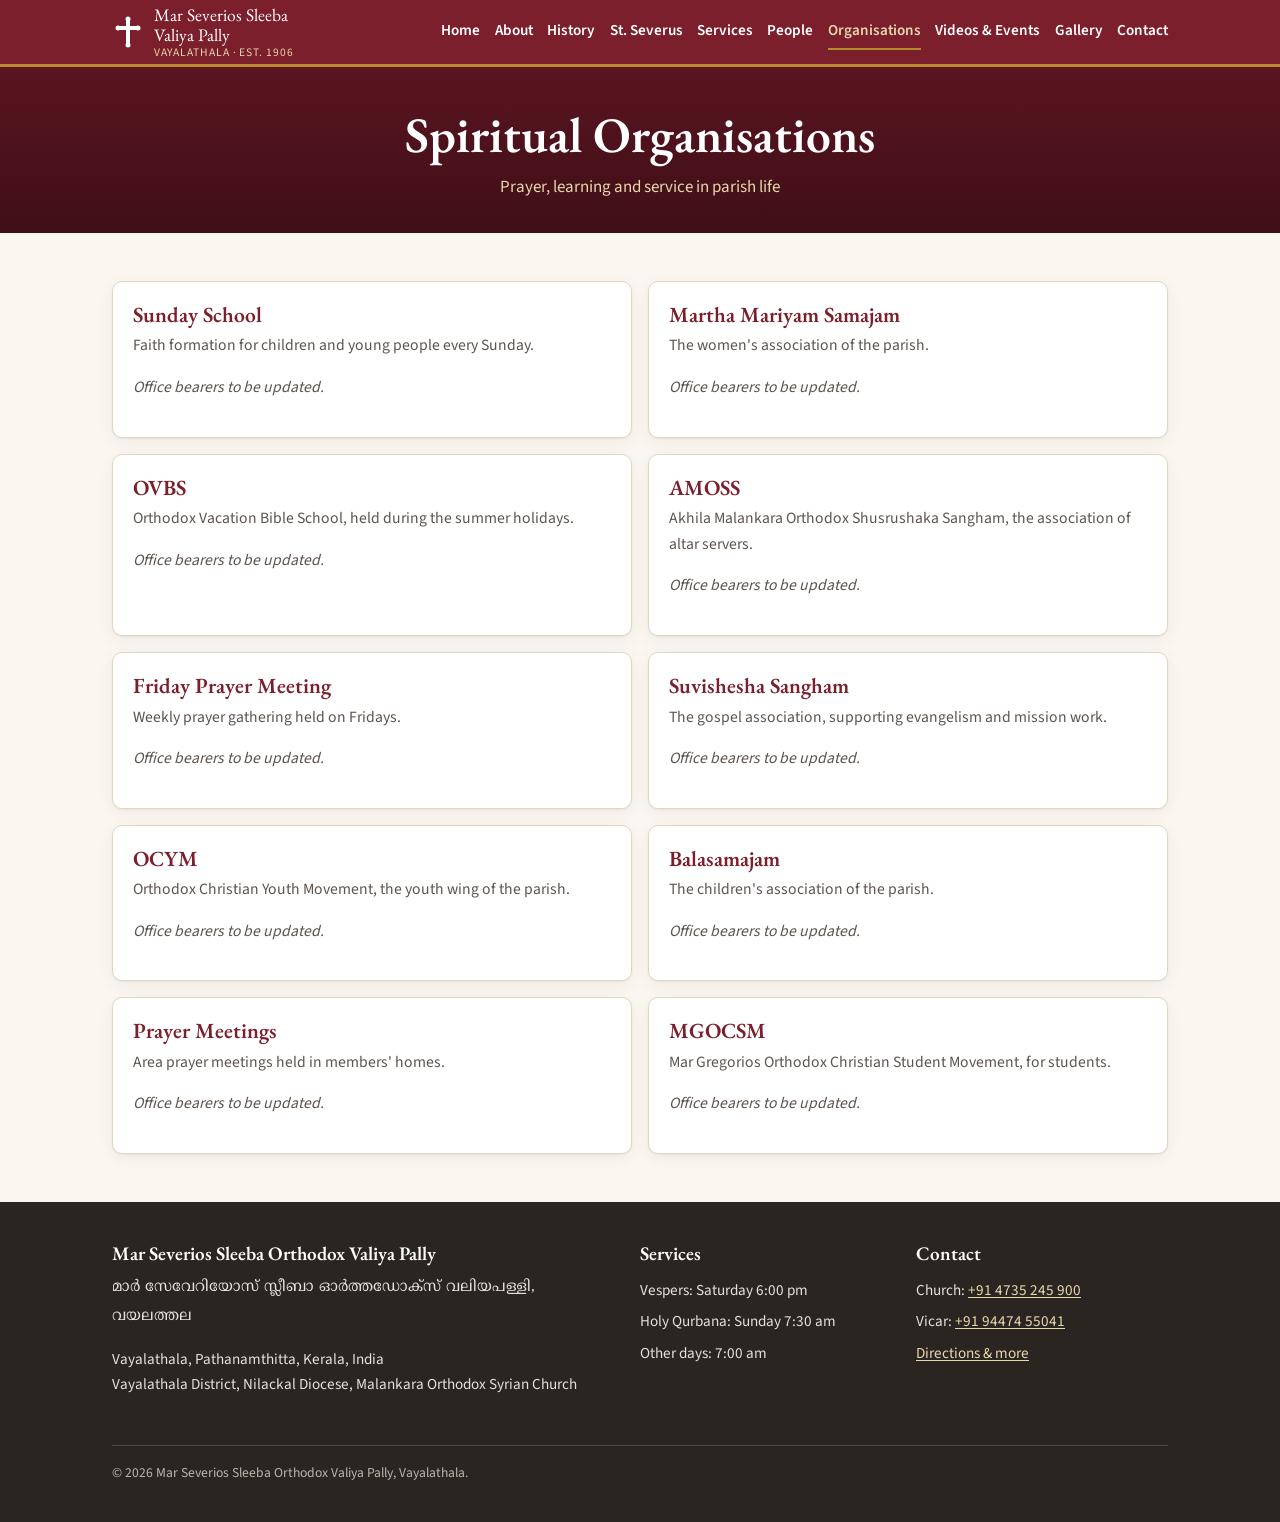
<file: public/organisations.html>
<!DOCTYPE html>
<html lang="en">
<head>
<meta charset="utf-8">
<meta name="viewport" content="width=device-width, initial-scale=1">
<title>Spiritual Organisations | Mar Severios Sleeba Valiya Pally, Vayalathala</title>
<meta name="description" content="Spiritual organisations of Mar Severios Sleeba Orthodox Valiya Pally, Vayalathala: Sunday School, Martha Mariyam Samajam, OVBS, AMOSS, OCYM, MGOCSM and more.">
<link rel="canonical" href="https://sleebapally.org/organisations">
<meta name="theme-color" content="#7a1f2b">
<meta property="og:type" content="website">
<meta property="og:site_name" content="Mar Severios Sleeba Orthodox Valiya Pally">
<meta property="og:title" content="Spiritual Organisations | Mar Severios Sleeba Valiya Pally, Vayalathala">
<meta property="og:description" content="Spiritual organisations of Mar Severios Sleeba Orthodox Valiya Pally, Vayalathala: Sunday School, Martha Mariyam Samajam, OVBS, AMOSS, OCYM, MGOCSM and more.">
<meta property="og:url" content="https://sleebapally.org/organisations">
<meta property="og:image" content="https://sleebapally.org/images/og-image.jpg">
<meta property="og:image:width" content="1200">
<meta property="og:image:height" content="630">
<meta property="og:image:alt" content="Mar Severios Sleeba Orthodox Valiya Pally, Vayalathala. Established 1906.">
<meta name="twitter:card" content="summary_large_image">
<link rel="icon" href="favicon.ico" sizes="32x32">
<link rel="icon" href="favicon.svg" type="image/svg+xml">
<link rel="apple-touch-icon" href="apple-touch-icon.png">
<link rel="manifest" href="site.webmanifest">
<link rel="preload" href="fonts/eb-garamond-latin-600-normal.woff2" as="font" type="font/woff2" crossorigin>
<link rel="preload" href="fonts/source-sans-3-latin-400-normal.woff2" as="font" type="font/woff2" crossorigin>
<link rel="stylesheet" href="css/style.css">
</head>
<body>
<a class="skip-link" href="#main">Skip to content</a>
<header class="site-header">
  <div class="wrap header-inner">
    <a class="brand" href="index.html">
      <svg viewBox="0 0 64 64" aria-hidden="true" focusable="false"><g fill="currentColor"><rect x="28" y="4" width="8" height="56" rx="1"/><rect x="12" y="20" width="40" height="8" rx="1"/><circle cx="32" cy="6" r="5"/><circle cx="32" cy="58" r="5"/><circle cx="12" cy="24" r="5"/><circle cx="52" cy="24" r="5"/></g></svg>
      <span class="brand-text">Mar Severios Sleeba<br>Valiya Pally<small>Vayalathala · Est. 1906</small></span>
    </a>
    <button class="nav-toggle" type="button" aria-expanded="false" aria-controls="site-nav">
      <svg viewBox="0 0 24 24" aria-hidden="true"><path fill="currentColor" d="M3 6h18v2H3zm0 5h18v2H3zm0 5h18v2H3z"/></svg>Menu
    </button>
    <nav id="site-nav" class="site-nav" aria-label="Main">
      <ul>
        <li><a href="index.html">Home</a></li>
        <li><a href="about.html">About</a></li>
        <li><a href="history.html">History</a></li>
        <li><a href="st-severus.html">St. Severus</a></li>
        <li><a href="services.html">Services</a></li>
        <li><a href="people.html">People</a></li>
        <li><a href="organisations.html" aria-current="page">Organisations</a></li>
        <li><a href="videos.html">Videos &amp; Events</a></li>
        <li><a href="gallery.html">Gallery</a></li>
        <li><a href="contact.html">Contact</a></li>
      </ul>
    </nav>
  </div>
</header>
<main id="main">
  <section class="hero page-hero">
    <div class="wrap">
      <h1>Spiritual Organisations</h1>
      <p>Prayer, learning and service in parish life</p>
    </div>
  </section>

  <noscript><p class="wrap empty-note">Please turn on JavaScript to see this list.</p></noscript>
  <section class="section">
    <div class="wrap">
      <div class="grid grid-2" data-list="organisations" data-template="organisation" data-empty="To be updated."></div>
    </div>
  </section>

</main>

<footer class="site-footer">
  <div class="wrap">
    <div class="footer-grid">
      <div>
        <h2>Mar Severios Sleeba Orthodox Valiya Pally</h2>
        <p lang="ml">മാർ സേവേറിയോസ് സ്ലീബാ ഓർത്തഡോക്സ്‌ വലിയപള്ളി, വയലത്തല</p>
        <p>Vayalathala, Pathanamthitta, Kerala, India<br>
        Vayalathala District, Nilackal Diocese, Malankara Orthodox Syrian Church</p>
      </div>
      <div>
        <h2>Services</h2>
        <ul>
          <li>Vespers: Saturday 6:00 pm</li>
          <li>Holy Qurbana: Sunday 7:30 am</li>
          <li>Other days: 7:00 am</li>
        </ul>
      </div>
      <div>
        <h2>Contact</h2>
        <ul>
          <li>Church: <a href="tel:+914735245900">+91 4735 245 900</a></li>
          <li>Vicar: <a href="tel:+919447455041">+91 94474 55041</a></li>
          <li><a href="contact.html">Directions &amp; more</a></li>
        </ul>
      </div>
    </div>
    <p class="footer-bottom">© <span id="year">2026</span> Mar Severios Sleeba Orthodox Valiya Pally, Vayalathala.</p>
  </div>
</footer>
<script src="data/content.js"></script>
<script src="js/main.js"></script>
</body>
</html>
</file>
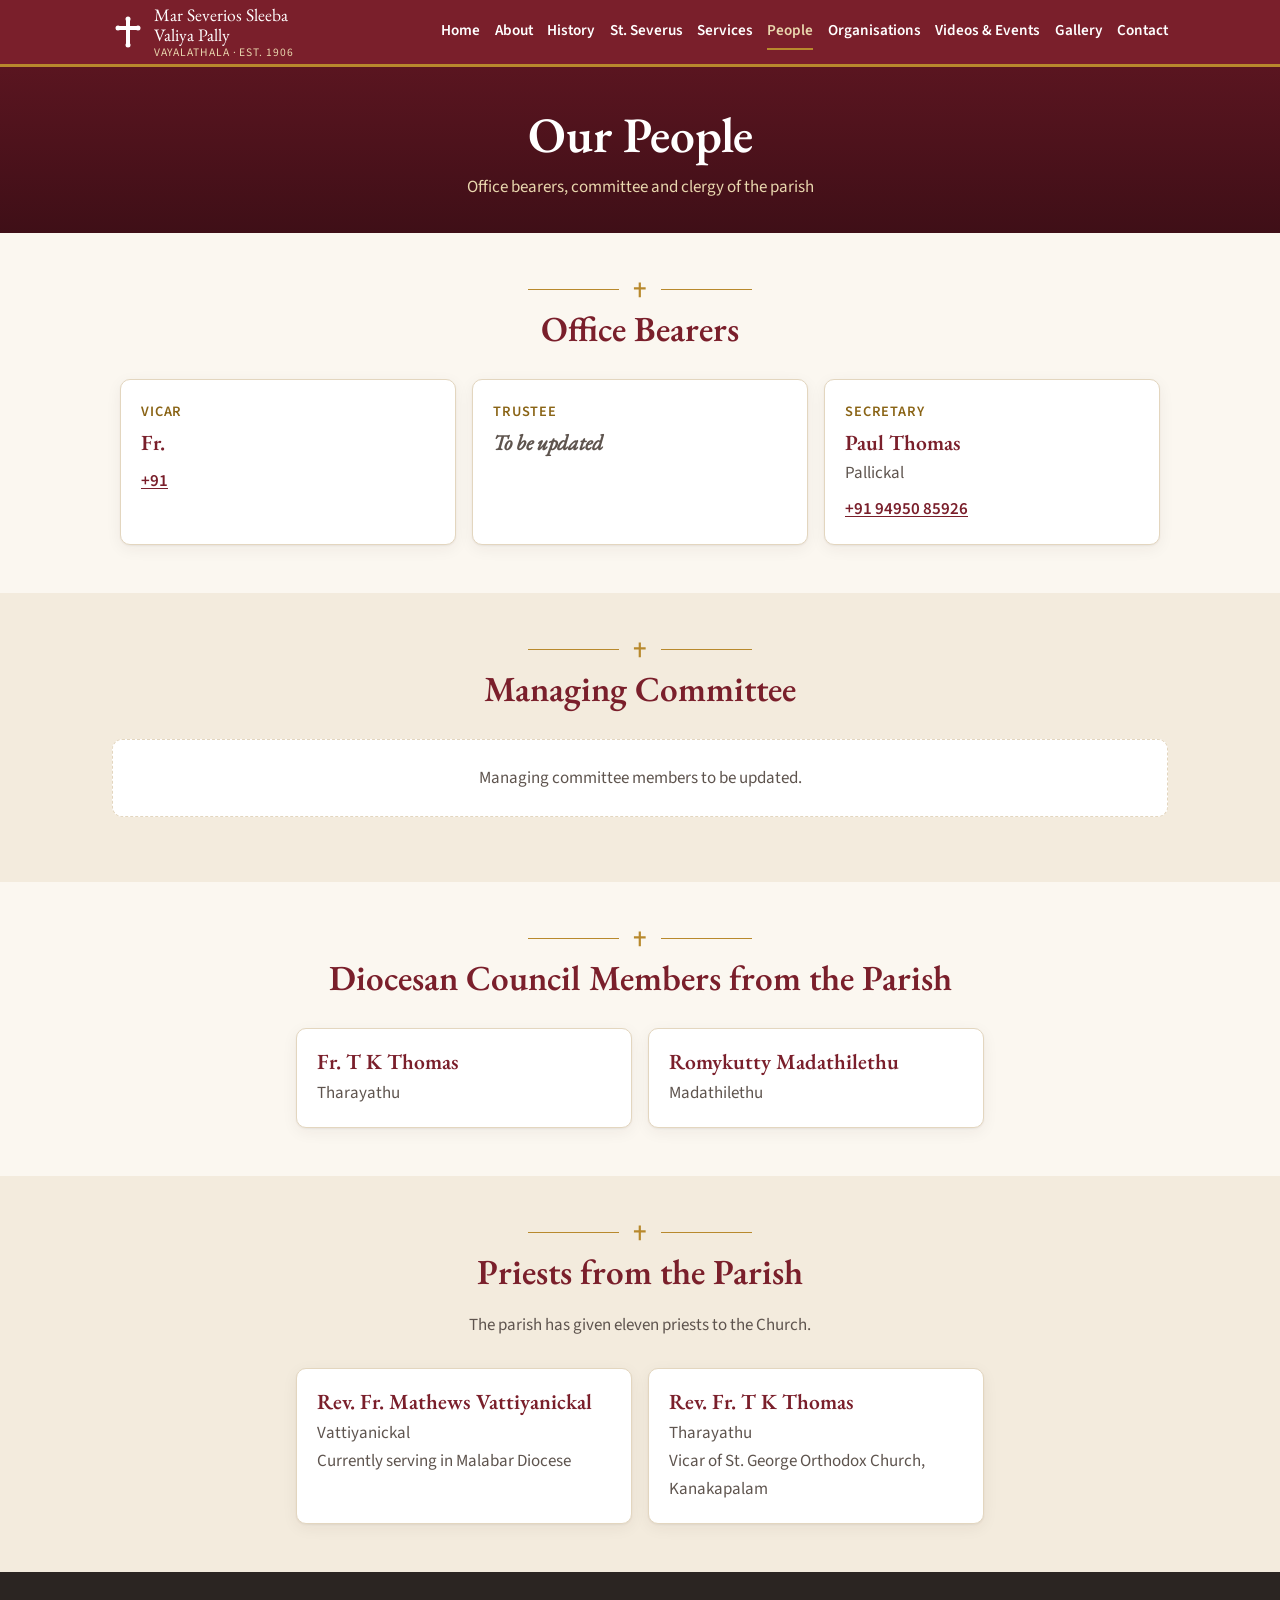
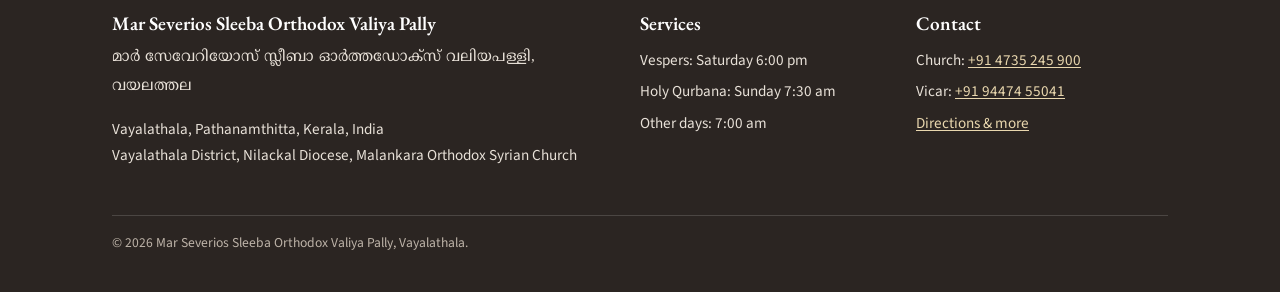
<file: public/people.html>
<!DOCTYPE html>
<html lang="en">
<head>
<meta charset="utf-8">
<meta name="viewport" content="width=device-width, initial-scale=1">
<title>Our People | Mar Severios Sleeba Valiya Pally, Vayalathala</title>
<meta name="description" content="Vicar, trustee, secretary, managing committee, diocesan council members and priests of Mar Severios Sleeba Orthodox Valiya Pally, Vayalathala.">
<link rel="canonical" href="https://sleebapally.org/people">
<meta name="theme-color" content="#7a1f2b">
<meta property="og:type" content="website">
<meta property="og:site_name" content="Mar Severios Sleeba Orthodox Valiya Pally">
<meta property="og:title" content="Our People | Mar Severios Sleeba Valiya Pally, Vayalathala">
<meta property="og:description" content="Vicar, trustee, secretary, managing committee, diocesan council members and priests of Mar Severios Sleeba Orthodox Valiya Pally, Vayalathala.">
<meta property="og:url" content="https://sleebapally.org/people">
<meta property="og:image" content="https://sleebapally.org/images/og-image.jpg">
<meta property="og:image:width" content="1200">
<meta property="og:image:height" content="630">
<meta property="og:image:alt" content="Mar Severios Sleeba Orthodox Valiya Pally, Vayalathala. Established 1906.">
<meta name="twitter:card" content="summary_large_image">
<link rel="icon" href="favicon.ico" sizes="32x32">
<link rel="icon" href="favicon.svg" type="image/svg+xml">
<link rel="apple-touch-icon" href="apple-touch-icon.png">
<link rel="manifest" href="site.webmanifest">
<link rel="preload" href="fonts/eb-garamond-latin-600-normal.woff2" as="font" type="font/woff2" crossorigin>
<link rel="preload" href="fonts/source-sans-3-latin-400-normal.woff2" as="font" type="font/woff2" crossorigin>
<link rel="stylesheet" href="css/style.css">
</head>
<body>
<a class="skip-link" href="#main">Skip to content</a>
<header class="site-header">
  <div class="wrap header-inner">
    <a class="brand" href="index.html">
      <svg viewBox="0 0 64 64" aria-hidden="true" focusable="false"><g fill="currentColor"><rect x="28" y="4" width="8" height="56" rx="1"/><rect x="12" y="20" width="40" height="8" rx="1"/><circle cx="32" cy="6" r="5"/><circle cx="32" cy="58" r="5"/><circle cx="12" cy="24" r="5"/><circle cx="52" cy="24" r="5"/></g></svg>
      <span class="brand-text">Mar Severios Sleeba<br>Valiya Pally<small>Vayalathala · Est. 1906</small></span>
    </a>
    <button class="nav-toggle" type="button" aria-expanded="false" aria-controls="site-nav">
      <svg viewBox="0 0 24 24" aria-hidden="true"><path fill="currentColor" d="M3 6h18v2H3zm0 5h18v2H3zm0 5h18v2H3z"/></svg>Menu
    </button>
    <nav id="site-nav" class="site-nav" aria-label="Main">
      <ul>
        <li><a href="index.html">Home</a></li>
        <li><a href="about.html">About</a></li>
        <li><a href="history.html">History</a></li>
        <li><a href="st-severus.html">St. Severus</a></li>
        <li><a href="services.html">Services</a></li>
        <li><a href="people.html" aria-current="page">People</a></li>
        <li><a href="organisations.html">Organisations</a></li>
        <li><a href="videos.html">Videos &amp; Events</a></li>
        <li><a href="gallery.html">Gallery</a></li>
        <li><a href="contact.html">Contact</a></li>
      </ul>
    </nav>
  </div>
</header>
<main id="main">
  <section class="hero page-hero">
    <div class="wrap">
      <h1>Our People</h1>
      <p>Office bearers, committee and clergy of the parish</p>
    </div>
  </section>

  <noscript><p class="wrap empty-note">Please turn on JavaScript to see this list.</p></noscript>
  <section class="section">
    <div class="wrap">
      <div class="section-title"><div class="ornament"><svg viewBox="0 0 24 24" aria-hidden="true" focusable="false"><path fill="currentColor" d="M10.5 2h3v6.5H20v3h-6.5V22h-3V11.5H4v-3h6.5z"/></svg></div><h2>Office Bearers</h2></div>
      <div class="grid grid-3" data-list="officeBearers" data-template="person" data-empty="Office bearers to be updated."></div>
    </div>
  </section>
  <section class="section section-alt">
    <div class="wrap">
      <div class="section-title"><div class="ornament"><svg viewBox="0 0 24 24" aria-hidden="true" focusable="false"><path fill="currentColor" d="M10.5 2h3v6.5H20v3h-6.5V22h-3V11.5H4v-3h6.5z"/></svg></div><h2>Managing Committee</h2></div>
      <div class="grid grid-3" data-list="managingCommittee" data-template="person" data-empty="Managing committee members to be updated."></div>
    </div>
  </section>
  <section class="section">
    <div class="wrap">
      <div class="section-title"><div class="ornament"><svg viewBox="0 0 24 24" aria-hidden="true" focusable="false"><path fill="currentColor" d="M10.5 2h3v6.5H20v3h-6.5V22h-3V11.5H4v-3h6.5z"/></svg></div><h2>Diocesan Council Members from the Parish</h2></div>
      <div class="grid grid-3" data-list="dioceseCouncil" data-template="person" data-empty="To be updated."></div>
    </div>
  </section>
  <section class="section section-alt">
    <div class="wrap">
      <div class="section-title"><div class="ornament"><svg viewBox="0 0 24 24" aria-hidden="true" focusable="false"><path fill="currentColor" d="M10.5 2h3v6.5H20v3h-6.5V22h-3V11.5H4v-3h6.5z"/></svg></div><h2>Priests from the Parish</h2><p>The parish has given eleven priests to the Church.</p></div>
      <div class="grid grid-3" data-list="priests" data-template="person" data-empty="To be updated."></div>
    </div>
  </section>

</main>

<footer class="site-footer">
  <div class="wrap">
    <div class="footer-grid">
      <div>
        <h2>Mar Severios Sleeba Orthodox Valiya Pally</h2>
        <p lang="ml">മാർ സേവേറിയോസ് സ്ലീബാ ഓർത്തഡോക്സ്‌ വലിയപള്ളി, വയലത്തല</p>
        <p>Vayalathala, Pathanamthitta, Kerala, India<br>
        Vayalathala District, Nilackal Diocese, Malankara Orthodox Syrian Church</p>
      </div>
      <div>
        <h2>Services</h2>
        <ul>
          <li>Vespers: Saturday 6:00 pm</li>
          <li>Holy Qurbana: Sunday 7:30 am</li>
          <li>Other days: 7:00 am</li>
        </ul>
      </div>
      <div>
        <h2>Contact</h2>
        <ul>
          <li>Church: <a href="tel:+914735245900">+91 4735 245 900</a></li>
          <li>Vicar: <a href="tel:+919447455041">+91 94474 55041</a></li>
          <li><a href="contact.html">Directions &amp; more</a></li>
        </ul>
      </div>
    </div>
    <p class="footer-bottom">© <span id="year">2026</span> Mar Severios Sleeba Orthodox Valiya Pally, Vayalathala.</p>
  </div>
</footer>
<script src="data/content.js"></script>
<script src="js/main.js"></script>
</body>
</html>
</file>
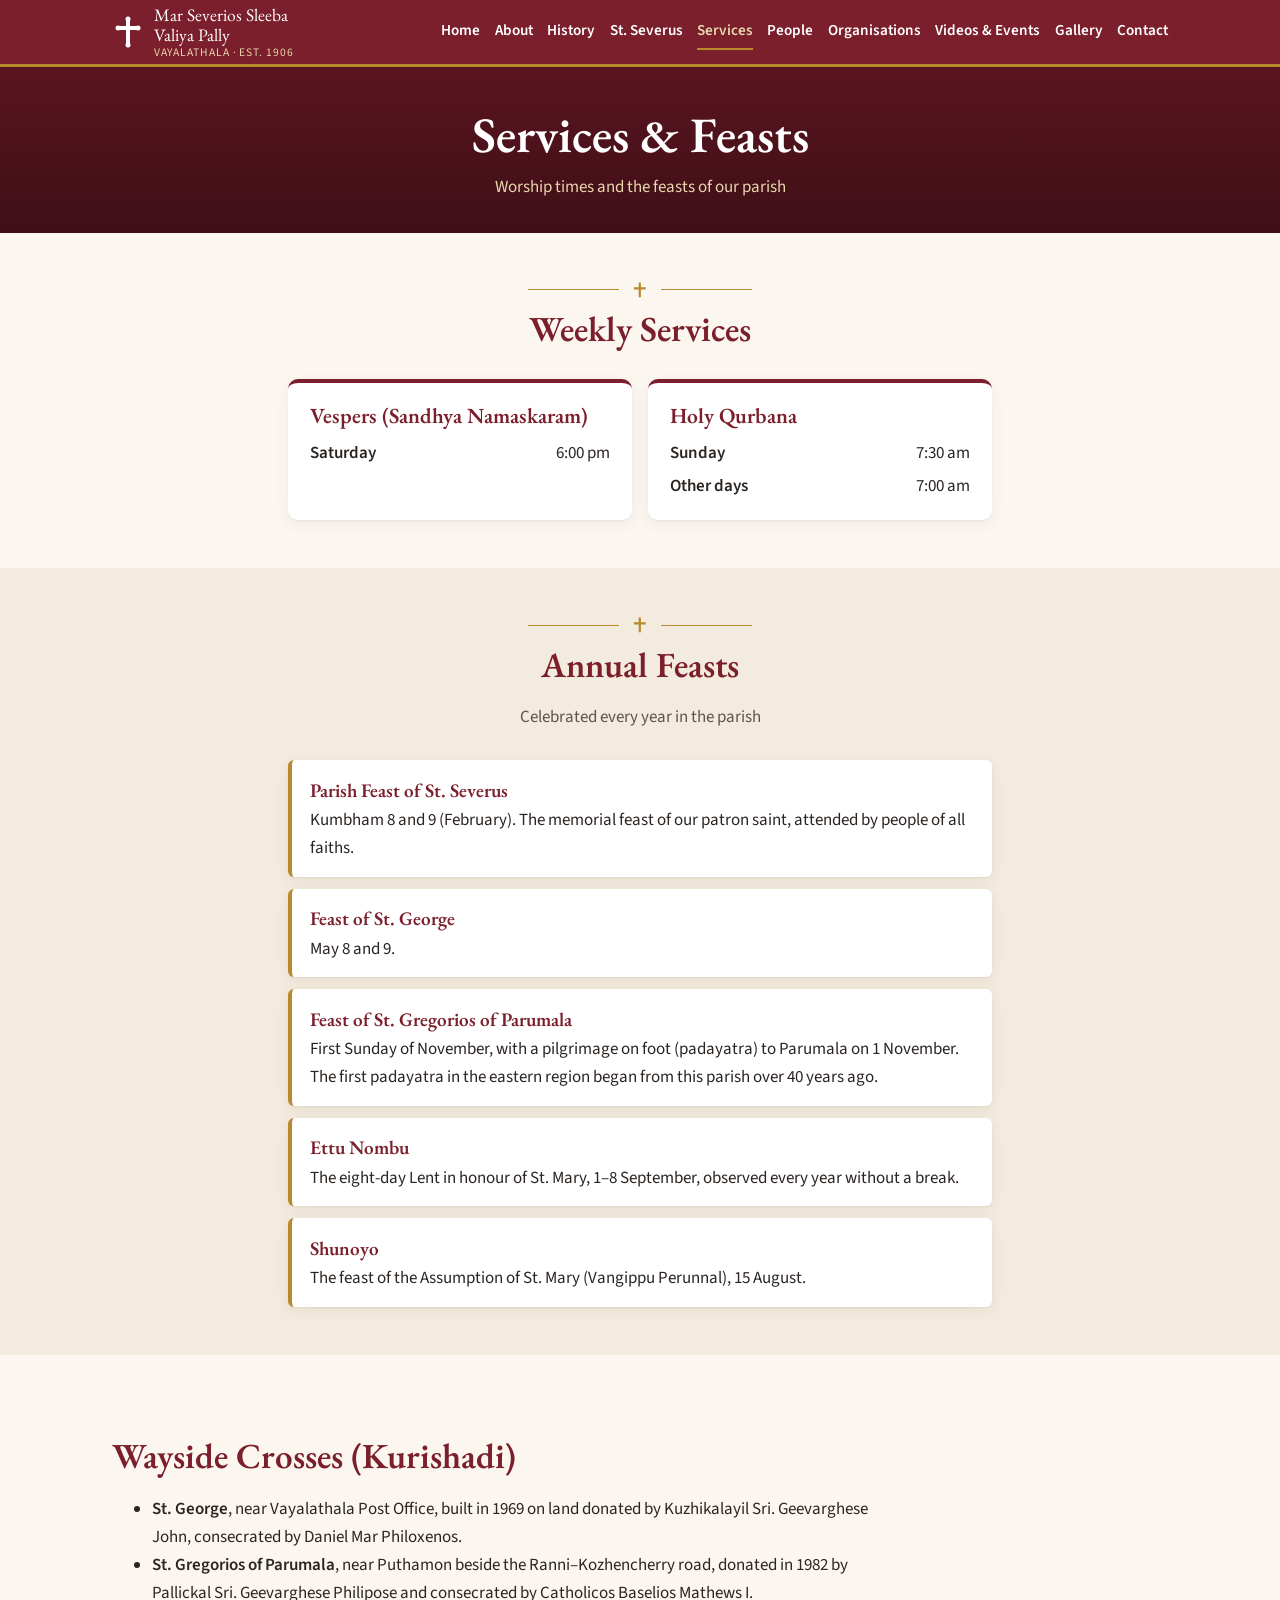
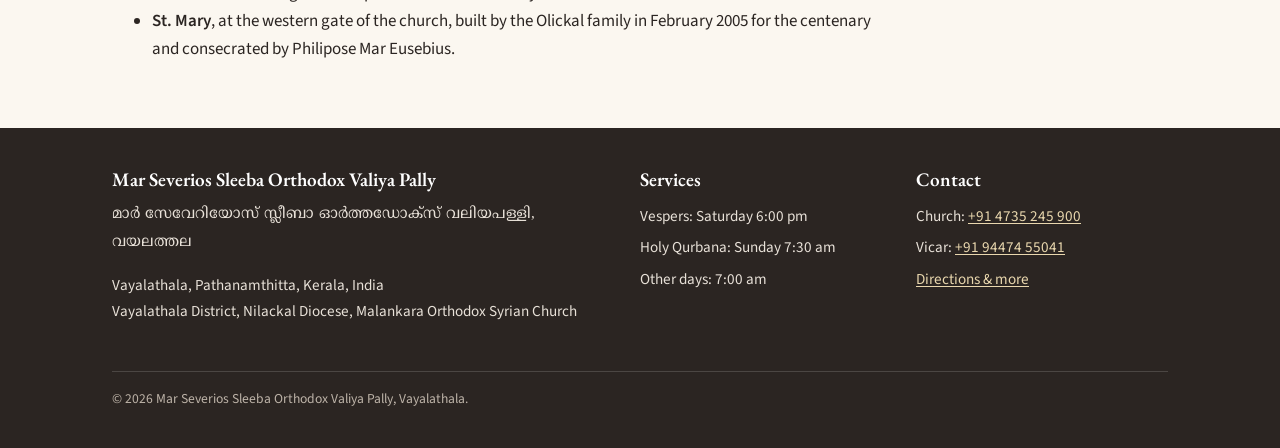
<file: public/services.html>
<!DOCTYPE html>
<html lang="en">
<head>
<meta charset="utf-8">
<meta name="viewport" content="width=device-width, initial-scale=1">
<title>Services &amp; Feasts | Mar Severios Sleeba Valiya Pally, Vayalathala</title>
<meta name="description" content="Service times at Mar Severios Sleeba Orthodox Valiya Pally, Vayalathala: Vespers Saturday 6 pm, Holy Qurbana Sunday 7:30 am and other days 7 am, plus annual feasts.">
<link rel="canonical" href="https://sleebapally.org/services">
<meta name="theme-color" content="#7a1f2b">
<meta property="og:type" content="website">
<meta property="og:site_name" content="Mar Severios Sleeba Orthodox Valiya Pally">
<meta property="og:title" content="Services &amp; Feasts | Mar Severios Sleeba Valiya Pally, Vayalathala">
<meta property="og:description" content="Service times at Mar Severios Sleeba Orthodox Valiya Pally, Vayalathala: Vespers Saturday 6 pm, Holy Qurbana Sunday 7:30 am and other days 7 am, plus annual feasts.">
<meta property="og:url" content="https://sleebapally.org/services">
<meta property="og:image" content="https://sleebapally.org/images/og-image.jpg">
<meta property="og:image:width" content="1200">
<meta property="og:image:height" content="630">
<meta property="og:image:alt" content="Mar Severios Sleeba Orthodox Valiya Pally, Vayalathala. Established 1906.">
<meta name="twitter:card" content="summary_large_image">
<link rel="icon" href="favicon.ico" sizes="32x32">
<link rel="icon" href="favicon.svg" type="image/svg+xml">
<link rel="apple-touch-icon" href="apple-touch-icon.png">
<link rel="manifest" href="site.webmanifest">
<link rel="preload" href="fonts/eb-garamond-latin-600-normal.woff2" as="font" type="font/woff2" crossorigin>
<link rel="preload" href="fonts/source-sans-3-latin-400-normal.woff2" as="font" type="font/woff2" crossorigin>
<link rel="stylesheet" href="css/style.css">
</head>
<body>
<a class="skip-link" href="#main">Skip to content</a>
<header class="site-header">
  <div class="wrap header-inner">
    <a class="brand" href="index.html">
      <svg viewBox="0 0 64 64" aria-hidden="true" focusable="false"><g fill="currentColor"><rect x="28" y="4" width="8" height="56" rx="1"/><rect x="12" y="20" width="40" height="8" rx="1"/><circle cx="32" cy="6" r="5"/><circle cx="32" cy="58" r="5"/><circle cx="12" cy="24" r="5"/><circle cx="52" cy="24" r="5"/></g></svg>
      <span class="brand-text">Mar Severios Sleeba<br>Valiya Pally<small>Vayalathala · Est. 1906</small></span>
    </a>
    <button class="nav-toggle" type="button" aria-expanded="false" aria-controls="site-nav">
      <svg viewBox="0 0 24 24" aria-hidden="true"><path fill="currentColor" d="M3 6h18v2H3zm0 5h18v2H3zm0 5h18v2H3z"/></svg>Menu
    </button>
    <nav id="site-nav" class="site-nav" aria-label="Main">
      <ul>
        <li><a href="index.html">Home</a></li>
        <li><a href="about.html">About</a></li>
        <li><a href="history.html">History</a></li>
        <li><a href="st-severus.html">St. Severus</a></li>
        <li><a href="services.html" aria-current="page">Services</a></li>
        <li><a href="people.html">People</a></li>
        <li><a href="organisations.html">Organisations</a></li>
        <li><a href="videos.html">Videos &amp; Events</a></li>
        <li><a href="gallery.html">Gallery</a></li>
        <li><a href="contact.html">Contact</a></li>
      </ul>
    </nav>
  </div>
</header>
<main id="main">
  <section class="hero page-hero">
    <div class="wrap">
      <h1>Services &amp; Feasts</h1>
      <p>Worship times and the feasts of our parish</p>
    </div>
  </section>

  <section class="section">
    <div class="wrap narrow">
      <div class="section-title"><div class="ornament"><svg viewBox="0 0 24 24" aria-hidden="true" focusable="false"><path fill="currentColor" d="M10.5 2h3v6.5H20v3h-6.5V22h-3V11.5H4v-3h6.5z"/></svg></div><h2>Weekly Services</h2></div>
      <div class="times">
        <!-- EDIT: service times. Also update them on services.html and in the footer of each page. -->
        <div class="time-card">
          <h3>Vespers (Sandhya Namaskaram)</h3>
          <dl><dt>Saturday</dt><dd>6:00 pm</dd></dl>
        </div>
        <div class="time-card">
          <h3>Holy Qurbana</h3>
          <dl><dt>Sunday</dt><dd>7:30 am</dd><dt>Other days</dt><dd>7:00 am</dd></dl>
        </div>
      </div>
    </div>
  </section>
  <section class="section section-alt">
    <div class="wrap narrow">
      <div class="section-title"><div class="ornament"><svg viewBox="0 0 24 24" aria-hidden="true" focusable="false"><path fill="currentColor" d="M10.5 2h3v6.5H20v3h-6.5V22h-3V11.5H4v-3h6.5z"/></svg></div><h2>Annual Feasts</h2><p>Celebrated every year in the parish</p></div>
      <!-- EDIT: annual feasts. -->
      <ul class="feasts">
        <li><strong>Parish Feast of St. Severus</strong>Kumbham 8 and 9 (February). The memorial feast of our patron saint, attended by people of all faiths.</li>
        <li><strong>Feast of St. George</strong>May 8 and 9.</li>
        <li><strong>Feast of St. Gregorios of Parumala</strong>First Sunday of November, with a pilgrimage on foot (padayatra) to Parumala on 1 November. The first padayatra in the eastern region began from this parish over 40 years ago.</li>
        <li><strong>Ettu Nombu</strong>The eight-day Lent in honour of St. Mary, 1–8 September, observed every year without a break.</li>
        <li><strong>Shunoyo</strong>The feast of the Assumption of St. Mary (Vangippu Perunnal), 15 August.</li>
      </ul>
    </div>
  </section>
  <section class="section">
    <div class="wrap prose">
      <h2>Wayside Crosses (Kurishadi)</h2>
      <ul>
        <li><strong>St. George</strong>, near Vayalathala Post Office, built in 1969 on land donated by Kuzhikalayil Sri. Geevarghese John, consecrated by Daniel Mar Philoxenos.</li>
        <li><strong>St. Gregorios of Parumala</strong>, near Puthamon beside the Ranni–Kozhencherry road, donated in 1982 by Pallickal Sri. Geevarghese Philipose and consecrated by Catholicos Baselios Mathews I.</li>
        <li><strong>St. Mary</strong>, at the western gate of the church, built by the Olickal family in February 2005 for the centenary and consecrated by Philipose Mar Eusebius.</li>
      </ul>
    </div>
  </section>

</main>

<footer class="site-footer">
  <div class="wrap">
    <div class="footer-grid">
      <div>
        <h2>Mar Severios Sleeba Orthodox Valiya Pally</h2>
        <p lang="ml">മാർ സേവേറിയോസ് സ്ലീബാ ഓർത്തഡോക്സ്‌ വലിയപള്ളി, വയലത്തല</p>
        <p>Vayalathala, Pathanamthitta, Kerala, India<br>
        Vayalathala District, Nilackal Diocese, Malankara Orthodox Syrian Church</p>
      </div>
      <div>
        <h2>Services</h2>
        <ul>
          <li>Vespers: Saturday 6:00 pm</li>
          <li>Holy Qurbana: Sunday 7:30 am</li>
          <li>Other days: 7:00 am</li>
        </ul>
      </div>
      <div>
        <h2>Contact</h2>
        <ul>
          <li>Church: <a href="tel:+914735245900">+91 4735 245 900</a></li>
          <li>Vicar: <a href="tel:+919447455041">+91 94474 55041</a></li>
          <li><a href="contact.html">Directions &amp; more</a></li>
        </ul>
      </div>
    </div>
    <p class="footer-bottom">© <span id="year">2026</span> Mar Severios Sleeba Orthodox Valiya Pally, Vayalathala.</p>
  </div>
</footer>
<script src="data/content.js"></script>
<script src="js/main.js"></script>
</body>
</html>
</file>
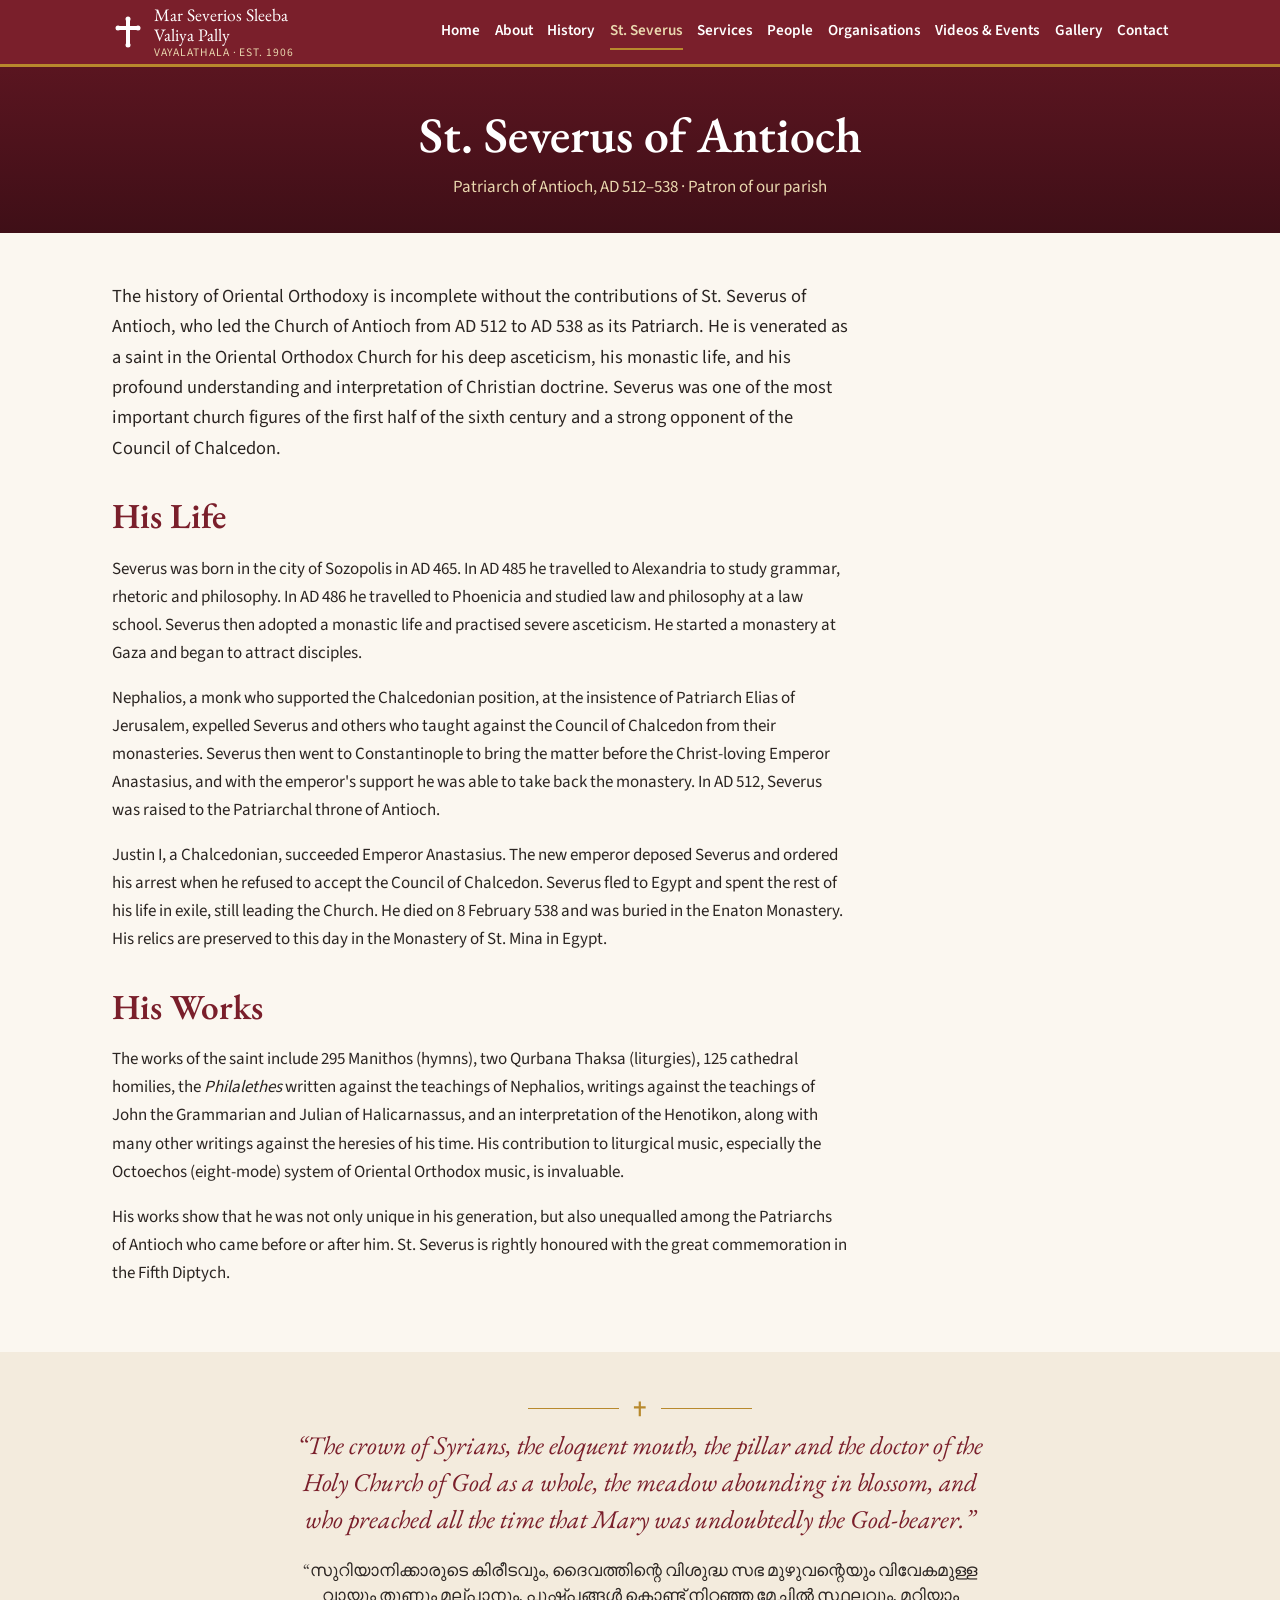
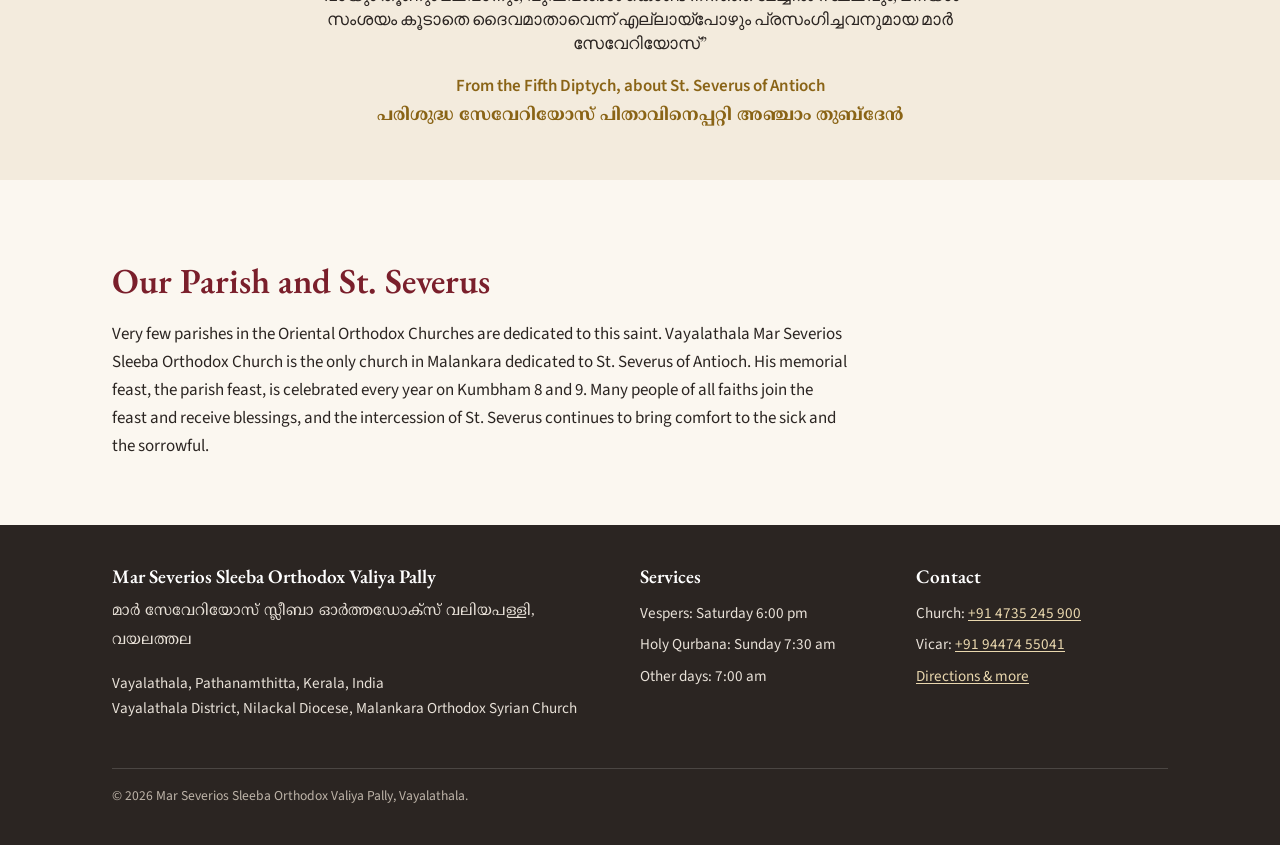
<file: public/st-severus.html>
<!DOCTYPE html>
<html lang="en">
<head>
<meta charset="utf-8">
<meta name="viewport" content="width=device-width, initial-scale=1">
<title>St. Severus of Antioch | Mar Severios Sleeba Valiya Pally, Vayalathala</title>
<meta name="description" content="Life and works of St. Severus of Antioch (AD 465–538), Patriarch of Antioch and patron saint of Mar Severios Sleeba Orthodox Valiya Pally, Vayalathala.">
<link rel="canonical" href="https://sleebapally.org/st-severus">
<meta name="theme-color" content="#7a1f2b">
<meta property="og:type" content="website">
<meta property="og:site_name" content="Mar Severios Sleeba Orthodox Valiya Pally">
<meta property="og:title" content="St. Severus of Antioch | Mar Severios Sleeba Valiya Pally, Vayalathala">
<meta property="og:description" content="Life and works of St. Severus of Antioch (AD 465–538), Patriarch of Antioch and patron saint of Mar Severios Sleeba Orthodox Valiya Pally, Vayalathala.">
<meta property="og:url" content="https://sleebapally.org/st-severus">
<meta property="og:image" content="https://sleebapally.org/images/og-image.jpg">
<meta property="og:image:width" content="1200">
<meta property="og:image:height" content="630">
<meta property="og:image:alt" content="Mar Severios Sleeba Orthodox Valiya Pally, Vayalathala. Established 1906.">
<meta name="twitter:card" content="summary_large_image">
<link rel="icon" href="favicon.ico" sizes="32x32">
<link rel="icon" href="favicon.svg" type="image/svg+xml">
<link rel="apple-touch-icon" href="apple-touch-icon.png">
<link rel="manifest" href="site.webmanifest">
<link rel="preload" href="fonts/eb-garamond-latin-600-normal.woff2" as="font" type="font/woff2" crossorigin>
<link rel="preload" href="fonts/source-sans-3-latin-400-normal.woff2" as="font" type="font/woff2" crossorigin>
<link rel="stylesheet" href="css/style.css">
</head>
<body>
<a class="skip-link" href="#main">Skip to content</a>
<header class="site-header">
  <div class="wrap header-inner">
    <a class="brand" href="index.html">
      <svg viewBox="0 0 64 64" aria-hidden="true" focusable="false"><g fill="currentColor"><rect x="28" y="4" width="8" height="56" rx="1"/><rect x="12" y="20" width="40" height="8" rx="1"/><circle cx="32" cy="6" r="5"/><circle cx="32" cy="58" r="5"/><circle cx="12" cy="24" r="5"/><circle cx="52" cy="24" r="5"/></g></svg>
      <span class="brand-text">Mar Severios Sleeba<br>Valiya Pally<small>Vayalathala · Est. 1906</small></span>
    </a>
    <button class="nav-toggle" type="button" aria-expanded="false" aria-controls="site-nav">
      <svg viewBox="0 0 24 24" aria-hidden="true"><path fill="currentColor" d="M3 6h18v2H3zm0 5h18v2H3zm0 5h18v2H3z"/></svg>Menu
    </button>
    <nav id="site-nav" class="site-nav" aria-label="Main">
      <ul>
        <li><a href="index.html">Home</a></li>
        <li><a href="about.html">About</a></li>
        <li><a href="history.html">History</a></li>
        <li><a href="st-severus.html" aria-current="page">St. Severus</a></li>
        <li><a href="services.html">Services</a></li>
        <li><a href="people.html">People</a></li>
        <li><a href="organisations.html">Organisations</a></li>
        <li><a href="videos.html">Videos &amp; Events</a></li>
        <li><a href="gallery.html">Gallery</a></li>
        <li><a href="contact.html">Contact</a></li>
      </ul>
    </nav>
  </div>
</header>
<main id="main">
  <section class="hero page-hero">
    <div class="wrap">
      <h1>St. Severus of Antioch</h1>
      <p>Patriarch of Antioch, AD 512–538 · Patron of our parish</p>
    </div>
  </section>

  <section class="section">
    <div class="wrap prose">
      <p class="lead">The history of Oriental Orthodoxy is incomplete without the contributions of St. Severus of Antioch, who led the Church of Antioch from AD 512 to AD 538 as its Patriarch. He is venerated as a saint in the Oriental Orthodox Church for his deep asceticism, his monastic life, and his profound understanding and interpretation of Christian doctrine. Severus was one of the most important church figures of the first half of the sixth century and a strong opponent of the Council of Chalcedon.</p>
      <h2>His Life</h2>
      <p>Severus was born in the city of Sozopolis in AD 465. In AD 485 he travelled to Alexandria to study grammar, rhetoric and philosophy. In AD 486 he travelled to Phoenicia and studied law and philosophy at a law school. Severus then adopted a monastic life and practised severe asceticism. He started a monastery at Gaza and began to attract disciples.</p>
      <p>Nephalios, a monk who supported the Chalcedonian position, at the insistence of Patriarch Elias of Jerusalem, expelled Severus and others who taught against the Council of Chalcedon from their monasteries. Severus then went to Constantinople to bring the matter before the Christ-loving Emperor Anastasius, and with the emperor's support he was able to take back the monastery. In AD 512, Severus was raised to the Patriarchal throne of Antioch.</p>
      <p>Justin I, a Chalcedonian, succeeded Emperor Anastasius. The new emperor deposed Severus and ordered his arrest when he refused to accept the Council of Chalcedon. Severus fled to Egypt and spent the rest of his life in exile, still leading the Church. He died on 8 February 538 and was buried in the Enaton Monastery. His relics are preserved to this day in the Monastery of St. Mina in Egypt.</p>
      <h2>His Works</h2>
      <p>The works of the saint include 295 Manithos (hymns), two Qurbana Thaksa (liturgies), 125 cathedral homilies, the <em>Philalethes</em> written against the teachings of Nephalios, writings against the teachings of John the Grammarian and Julian of Halicarnassus, and an interpretation of the Henotikon, along with many other writings against the heresies of his time. His contribution to liturgical music, especially the Octoechos (eight-mode) system of Oriental Orthodox music, is invaluable.</p>
      <p>His works show that he was not only unique in his generation, but also unequalled among the Patriarchs of Antioch who came before or after him. St. Severus is rightly honoured with the great commemoration in the Fifth Diptych.</p>
    </div>
  </section>
  <section class="section section-alt">
    <div class="wrap">
      <figure class="quote">
        <div class="ornament"><svg viewBox="0 0 24 24" aria-hidden="true" focusable="false"><path fill="currentColor" d="M10.5 2h3v6.5H20v3h-6.5V22h-3V11.5H4v-3h6.5z"/></svg></div>
        <blockquote>“The crown of Syrians, the eloquent mouth, the pillar and the doctor of the Holy Church of God as a whole, the meadow abounding in blossom, and who preached all the time that Mary was undoubtedly the God-bearer.”</blockquote>
        <blockquote lang="ml">“സുറിയാനിക്കാരുടെ കിരീടവും, ദൈവത്തിന്റെ വിശുദ്ധ സഭ മുഴുവന്റെയും വിവേകമുള്ള വായും തൂണും മല്പാനും, പുഷ്പങ്ങൾ കൊണ്ട് നിറഞ്ഞ മേച്ചിൽ സ്ഥലവും, മറിയാം സംശയം കൂടാതെ ദൈവമാതാവെന്ന് എല്ലായ്‌പോഴും പ്രസംഗിച്ചവനുമായ മാർ സേവേറിയോസ്”</blockquote>
        <figcaption>From the Fifth Diptych, about St. Severus of Antioch<br><span lang="ml">പരിശുദ്ധ സേവേറിയോസ് പിതാവിനെപ്പറ്റി അഞ്ചാം തുബ്ദേൻ</span></figcaption>
      </figure>
    </div>
  </section>
  <section class="section">
    <div class="wrap prose">
      <h2>Our Parish and St. Severus</h2>
      <p>Very few parishes in the Oriental Orthodox Churches are dedicated to this saint. Vayalathala Mar Severios Sleeba Orthodox Church is the only church in Malankara dedicated to St. Severus of Antioch. His memorial feast, the parish feast, is celebrated every year on Kumbham 8 and 9. Many people of all faiths join the feast and receive blessings, and the intercession of St. Severus continues to bring comfort to the sick and the sorrowful.</p>
    </div>
  </section>

</main>

<footer class="site-footer">
  <div class="wrap">
    <div class="footer-grid">
      <div>
        <h2>Mar Severios Sleeba Orthodox Valiya Pally</h2>
        <p lang="ml">മാർ സേവേറിയോസ് സ്ലീബാ ഓർത്തഡോക്സ്‌ വലിയപള്ളി, വയലത്തല</p>
        <p>Vayalathala, Pathanamthitta, Kerala, India<br>
        Vayalathala District, Nilackal Diocese, Malankara Orthodox Syrian Church</p>
      </div>
      <div>
        <h2>Services</h2>
        <ul>
          <li>Vespers: Saturday 6:00 pm</li>
          <li>Holy Qurbana: Sunday 7:30 am</li>
          <li>Other days: 7:00 am</li>
        </ul>
      </div>
      <div>
        <h2>Contact</h2>
        <ul>
          <li>Church: <a href="tel:+914735245900">+91 4735 245 900</a></li>
          <li>Vicar: <a href="tel:+919447455041">+91 94474 55041</a></li>
          <li><a href="contact.html">Directions &amp; more</a></li>
        </ul>
      </div>
    </div>
    <p class="footer-bottom">© <span id="year">2026</span> Mar Severios Sleeba Orthodox Valiya Pally, Vayalathala.</p>
  </div>
</footer>
<script src="data/content.js"></script>
<script src="js/main.js"></script>
</body>
</html>
</file>
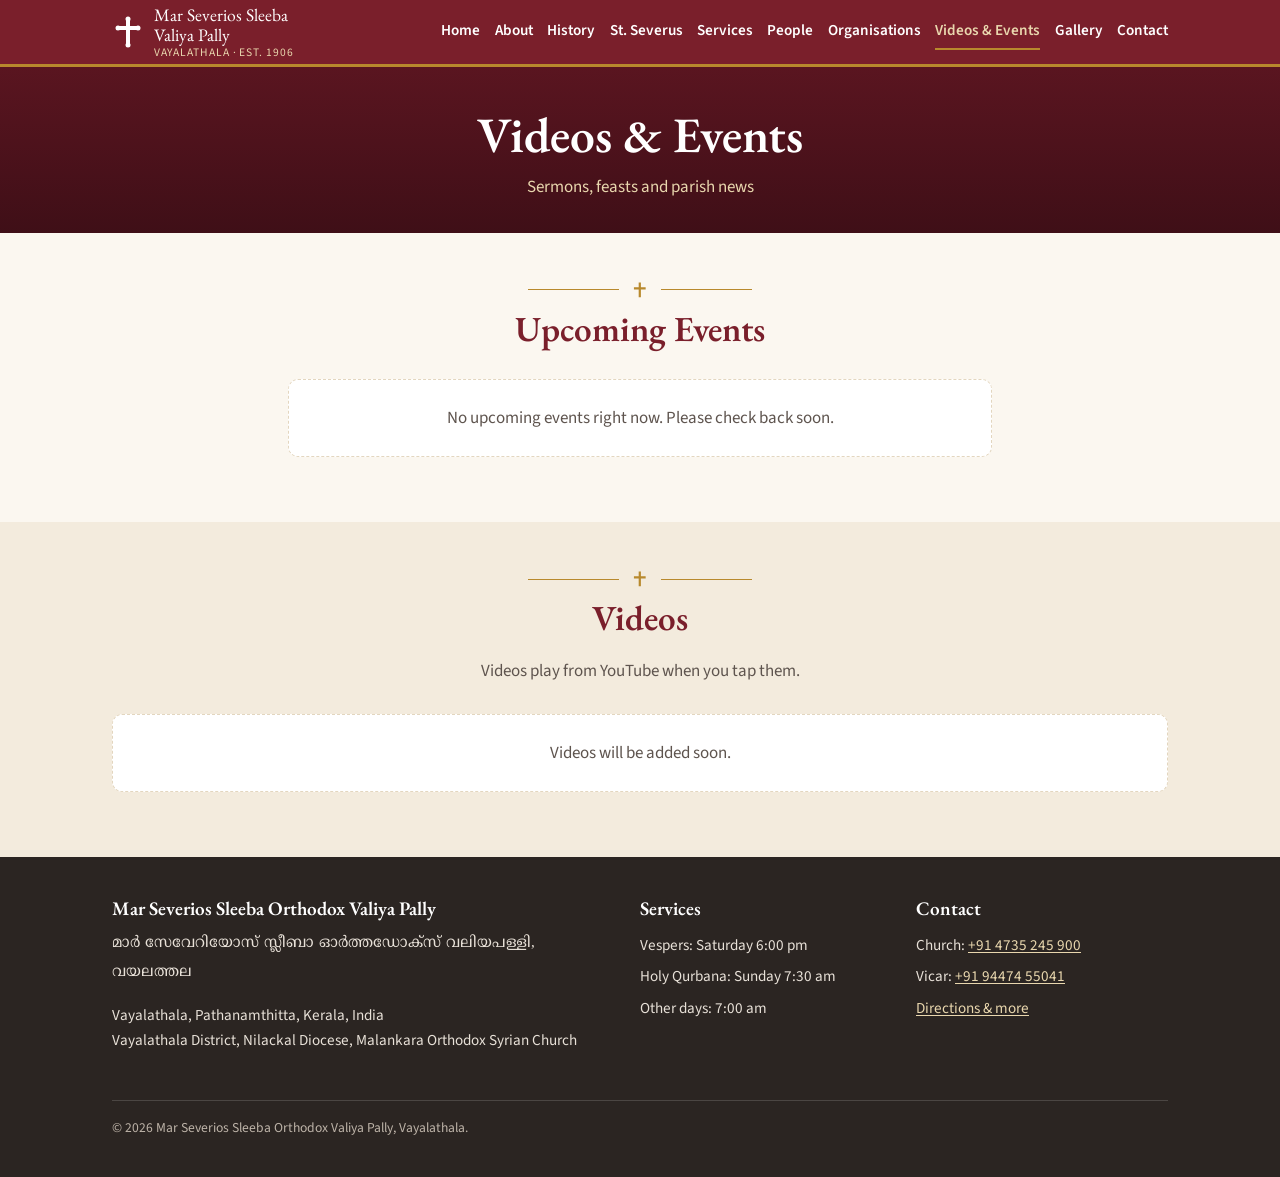
<file: public/videos.html>
<!DOCTYPE html>
<html lang="en">
<head>
<meta charset="utf-8">
<meta name="viewport" content="width=device-width, initial-scale=1">
<title>Videos &amp; Events | Mar Severios Sleeba Valiya Pally, Vayalathala</title>
<meta name="description" content="Upcoming events, sermons and feast videos from Mar Severios Sleeba Orthodox Valiya Pally, Vayalathala.">
<link rel="canonical" href="https://sleebapally.org/videos">
<meta name="theme-color" content="#7a1f2b">
<meta property="og:type" content="website">
<meta property="og:site_name" content="Mar Severios Sleeba Orthodox Valiya Pally">
<meta property="og:title" content="Videos &amp; Events | Mar Severios Sleeba Valiya Pally, Vayalathala">
<meta property="og:description" content="Upcoming events, sermons and feast videos from Mar Severios Sleeba Orthodox Valiya Pally, Vayalathala.">
<meta property="og:url" content="https://sleebapally.org/videos">
<meta property="og:image" content="https://sleebapally.org/images/og-image.jpg">
<meta property="og:image:width" content="1200">
<meta property="og:image:height" content="630">
<meta property="og:image:alt" content="Mar Severios Sleeba Orthodox Valiya Pally, Vayalathala. Established 1906.">
<meta name="twitter:card" content="summary_large_image">
<link rel="icon" href="favicon.ico" sizes="32x32">
<link rel="icon" href="favicon.svg" type="image/svg+xml">
<link rel="apple-touch-icon" href="apple-touch-icon.png">
<link rel="manifest" href="site.webmanifest">
<link rel="preload" href="fonts/eb-garamond-latin-600-normal.woff2" as="font" type="font/woff2" crossorigin>
<link rel="preload" href="fonts/source-sans-3-latin-400-normal.woff2" as="font" type="font/woff2" crossorigin>
<link rel="stylesheet" href="css/style.css">
</head>
<body>
<a class="skip-link" href="#main">Skip to content</a>
<header class="site-header">
  <div class="wrap header-inner">
    <a class="brand" href="index.html">
      <svg viewBox="0 0 64 64" aria-hidden="true" focusable="false"><g fill="currentColor"><rect x="28" y="4" width="8" height="56" rx="1"/><rect x="12" y="20" width="40" height="8" rx="1"/><circle cx="32" cy="6" r="5"/><circle cx="32" cy="58" r="5"/><circle cx="12" cy="24" r="5"/><circle cx="52" cy="24" r="5"/></g></svg>
      <span class="brand-text">Mar Severios Sleeba<br>Valiya Pally<small>Vayalathala · Est. 1906</small></span>
    </a>
    <button class="nav-toggle" type="button" aria-expanded="false" aria-controls="site-nav">
      <svg viewBox="0 0 24 24" aria-hidden="true"><path fill="currentColor" d="M3 6h18v2H3zm0 5h18v2H3zm0 5h18v2H3z"/></svg>Menu
    </button>
    <nav id="site-nav" class="site-nav" aria-label="Main">
      <ul>
        <li><a href="index.html">Home</a></li>
        <li><a href="about.html">About</a></li>
        <li><a href="history.html">History</a></li>
        <li><a href="st-severus.html">St. Severus</a></li>
        <li><a href="services.html">Services</a></li>
        <li><a href="people.html">People</a></li>
        <li><a href="organisations.html">Organisations</a></li>
        <li><a href="videos.html" aria-current="page">Videos &amp; Events</a></li>
        <li><a href="gallery.html">Gallery</a></li>
        <li><a href="contact.html">Contact</a></li>
      </ul>
    </nav>
  </div>
</header>
<main id="main">
  <section class="hero page-hero">
    <div class="wrap">
      <h1>Videos &amp; Events</h1>
      <p>Sermons, feasts and parish news</p>
    </div>
  </section>

  <noscript><p class="wrap empty-note">Please turn on JavaScript to see this list.</p></noscript>
  <section class="section">
    <div class="wrap narrow">
      <div class="section-title"><div class="ornament"><svg viewBox="0 0 24 24" aria-hidden="true" focusable="false"><path fill="currentColor" d="M10.5 2h3v6.5H20v3h-6.5V22h-3V11.5H4v-3h6.5z"/></svg></div><h2>Upcoming Events</h2></div>
      <ul class="events" data-list="events" data-template="event" data-empty="No upcoming events right now. Please check back soon."></ul>
    </div>
  </section>
  <section class="section section-alt">
    <div class="wrap">
      <div class="section-title"><div class="ornament"><svg viewBox="0 0 24 24" aria-hidden="true" focusable="false"><path fill="currentColor" d="M10.5 2h3v6.5H20v3h-6.5V22h-3V11.5H4v-3h6.5z"/></svg></div><h2>Videos</h2><p>Videos play from YouTube when you tap them.</p></div>
      <div class="grid grid-3" data-list="videos" data-template="video" data-empty="Videos will be added soon."></div>
    </div>
  </section>

</main>

<footer class="site-footer">
  <div class="wrap">
    <div class="footer-grid">
      <div>
        <h2>Mar Severios Sleeba Orthodox Valiya Pally</h2>
        <p lang="ml">മാർ സേവേറിയോസ് സ്ലീബാ ഓർത്തഡോക്സ്‌ വലിയപള്ളി, വയലത്തല</p>
        <p>Vayalathala, Pathanamthitta, Kerala, India<br>
        Vayalathala District, Nilackal Diocese, Malankara Orthodox Syrian Church</p>
      </div>
      <div>
        <h2>Services</h2>
        <ul>
          <li>Vespers: Saturday 6:00 pm</li>
          <li>Holy Qurbana: Sunday 7:30 am</li>
          <li>Other days: 7:00 am</li>
        </ul>
      </div>
      <div>
        <h2>Contact</h2>
        <ul>
          <li>Church: <a href="tel:+914735245900">+91 4735 245 900</a></li>
          <li>Vicar: <a href="tel:+919447455041">+91 94474 55041</a></li>
          <li><a href="contact.html">Directions &amp; more</a></li>
        </ul>
      </div>
    </div>
    <p class="footer-bottom">© <span id="year">2026</span> Mar Severios Sleeba Orthodox Valiya Pally, Vayalathala.</p>
  </div>
</footer>
<script src="data/content.js"></script>
<script src="js/main.js"></script>
</body>
</html>
</file>
<file: public/css/style.css>
/* =========================================================
   Mar Severios Sleeba Orthodox Valiya Pally — site styles
   Colours and fonts are set once here in :root.
   ========================================================= */

/* ---------- Fonts (stored in /fonts, no external requests) ---------- */
@font-face { font-family: "EB Garamond"; src: url("../fonts/eb-garamond-latin-400-normal.woff2") format("woff2"); font-weight: 400; font-style: normal; font-display: swap; }
@font-face { font-family: "EB Garamond"; src: url("../fonts/eb-garamond-latin-400-italic.woff2") format("woff2"); font-weight: 400; font-style: italic; font-display: swap; }
@font-face { font-family: "EB Garamond"; src: url("../fonts/eb-garamond-latin-600-normal.woff2") format("woff2"); font-weight: 600; font-style: normal; font-display: swap; }
@font-face { font-family: "Source Sans 3"; src: url("../fonts/source-sans-3-latin-400-normal.woff2") format("woff2"); font-weight: 400; font-style: normal; font-display: swap; }
@font-face { font-family: "Source Sans 3"; src: url("../fonts/source-sans-3-latin-600-normal.woff2") format("woff2"); font-weight: 600; font-style: normal; font-display: swap; }
@font-face { font-family: "Noto Serif Malayalam"; src: url("../fonts/noto-serif-malayalam-malayalam-400-normal.woff2") format("woff2"); font-weight: 400; font-style: normal; font-display: swap; }
@font-face { font-family: "Noto Serif Malayalam"; src: url("../fonts/noto-serif-malayalam-malayalam-700-normal.woff2") format("woff2"); font-weight: 700; font-style: normal; font-display: swap; }

:root {
  --maroon: #7a1f2b;
  --maroon-dark: #5a1520;
  --gold: #b8892d;
  --gold-text: #8a6416;
  --gold-light: #e9d7ae;
  --ivory: #fbf7f0;
  --parchment: #f3ebdd;
  --ink: #2b2522;
  --muted: #5e544e;
  --line: #e3d6bf;
  --white: #fff;

  --serif: "EB Garamond", Georgia, "Times New Roman", serif;
  --sans: "Source Sans 3", system-ui, -apple-system, "Segoe UI", Roboto, sans-serif;
  --ml: "Noto Serif Malayalam", "Nirmala UI", "Kartika", serif;

  --wrap: 68rem;
  --radius: 10px;
  --shadow: 0 1px 2px rgba(43, 37, 34, .06), 0 4px 16px rgba(43, 37, 34, .06);
}

/* ---------- Base ---------- */
*, *::before, *::after { box-sizing: border-box; }
html { -webkit-text-size-adjust: 100%; scroll-behavior: smooth; }
@media (prefers-reduced-motion: reduce) { html { scroll-behavior: auto; } * { transition: none !important; } }
body {
  margin: 0;
  font-family: var(--sans);
  font-size: 1.0625rem;
  line-height: 1.65;
  color: var(--ink);
  background: var(--ivory);
}
img { max-width: 100%; height: auto; display: block; }
a { color: var(--maroon); text-underline-offset: 2px; }
a:hover { color: var(--maroon-dark); }
:focus-visible { outline: 3px solid var(--gold); outline-offset: 2px; }
h1, h2, h3, h4 { font-family: var(--serif); font-weight: 600; color: var(--maroon); line-height: 1.2; margin: 0 0 .5em; }
h1 { font-size: clamp(2rem, 6vw, 3rem); }
h2 { font-size: clamp(1.6rem, 4.5vw, 2.2rem); }
h3 { font-size: 1.35rem; }
p { margin: 0 0 1em; }
[lang="ml"] { font-family: var(--ml); line-height: 1.9; }
.wrap { width: 100%; max-width: var(--wrap); margin: 0 auto; padding: 0 1rem; }
.narrow { max-width: 46rem; }
.skip-link { position: absolute; left: -999px; top: 0; background: var(--maroon); color: #fff; padding: .6rem 1rem; z-index: 100; }
.skip-link:focus { left: 1rem; top: 1rem; color: #fff; }
.visually-hidden { position: absolute !important; width: 1px; height: 1px; overflow: hidden; clip: rect(0 0 0 0); white-space: nowrap; }

/* ---------- Header & navigation ---------- */
.site-header { background: var(--maroon); color: #fff; position: sticky; top: 0; z-index: 50; border-bottom: 3px solid var(--gold); }
.header-inner { display: flex; align-items: center; justify-content: space-between; gap: 1rem; min-height: 4rem; }
.brand { display: flex; align-items: center; gap: .6rem; color: #fff; text-decoration: none; }
.brand:hover { color: #fff; }
.brand svg { width: 2rem; height: 2rem; flex: none; }
.brand-text { font-family: var(--serif); font-size: 1.1rem; line-height: 1.15; }
.brand-text small { display: block; font-family: var(--sans); font-size: .72rem; letter-spacing: .08em; text-transform: uppercase; color: var(--gold-light); }
.nav-toggle { background: none; border: 1px solid rgba(255,255,255,.5); color: #fff; border-radius: 6px; padding: .45rem .7rem; font: inherit; font-size: .95rem; cursor: pointer; display: flex; align-items: center; gap: .4rem; }
.nav-toggle svg { width: 1.2rem; height: 1.2rem; }
.site-nav { display: none; }
.site-nav.open { display: block; position: absolute; left: 0; right: 0; top: 100%; background: var(--maroon-dark); border-bottom: 3px solid var(--gold); }
.site-nav ul { list-style: none; margin: 0; padding: .5rem 1rem 1rem; }
.site-nav a { display: block; color: #fff; text-decoration: none; padding: .7rem .25rem; border-bottom: 1px solid rgba(255,255,255,.12); font-weight: 600; }
.site-nav a:hover, .site-nav a[aria-current="page"] { color: var(--gold-light); }
@media (min-width: 64em) {
  .nav-toggle { display: none; }
  .site-nav, .site-nav.open { display: block; position: static; background: none; border: 0; }
  .site-nav ul { display: flex; flex-wrap: wrap; gap: .1rem .9rem; padding: 0; justify-content: flex-end; }
  .site-nav a { border: 0; padding: .3rem 0; font-size: .95rem; border-bottom: 2px solid transparent; }
  .site-nav a[aria-current="page"] { border-bottom-color: var(--gold); }
}

/* ---------- Hero ---------- */
.hero {
  position: relative;
  color: #fff;
  text-align: center;
  padding: 3.5rem 0 3rem;
  background-color: var(--maroon-dark);
  background-image:
    linear-gradient(180deg, rgba(90,21,32,.82), rgba(60,14,22,.9)),
    var(--hero-img, none);
  background-size: cover;
  background-position: center;
}
.hero .ml-name { font-size: clamp(1.1rem, 4.2vw, 1.5rem); color: var(--gold-light); margin-bottom: .6rem; }
.hero h1 { color: #fff; font-size: clamp(1.8rem, 6.5vw, 3.1rem); margin-bottom: .4rem; }
.hero .est { font-family: var(--serif); letter-spacing: .25em; text-transform: uppercase; color: var(--gold-light); font-size: .95rem; }
.hero .tagline { font-family: var(--serif); font-style: italic; font-size: clamp(1.1rem, 3.5vw, 1.35rem); max-width: 38rem; margin: 1rem auto 1.6rem; }
.hero-cross { width: 3rem; height: 3rem; margin: 0 auto 1rem; color: var(--gold); }
.page-hero { padding: 2.4rem 0 2rem; }
.page-hero h1 { margin: 0; }
.page-hero p { margin: .5rem auto 0; max-width: 40rem; color: var(--gold-light); }

/* ---------- Buttons ---------- */
.btn { display: inline-block; padding: .75rem 1.3rem; border-radius: 999px; font-weight: 600; text-decoration: none; border: 2px solid var(--gold); background: var(--gold); color: #2b1a05; min-height: 44px; }
.btn:hover { background: var(--gold-light); color: #2b1a05; }
.btn-outline { background: transparent; color: #fff; }
.btn-outline:hover { background: rgba(255,255,255,.1); color: #fff; }
.btn-row { display: flex; flex-wrap: wrap; gap: .75rem; justify-content: center; }

/* ---------- Sections ---------- */
main { display: block; }
.section { padding: 3rem 0; }
.section-alt { background: var(--parchment); }
.section-title { text-align: center; margin-bottom: 1.8rem; }
.section-title p { color: var(--muted); margin: 0; }
.ornament { display: flex; align-items: center; justify-content: center; gap: .75rem; color: var(--gold); margin: 0 auto .6rem; max-width: 14rem; }
.ornament::before, .ornament::after { content: ""; flex: 1; height: 1px; background: var(--gold); }
.ornament svg { width: 1.1rem; height: 1.1rem; }
.prose p, .prose li { max-width: 46rem; }
.prose h2 { margin-top: 2rem; }
.lead { font-size: 1.15rem; }
.source { font-size: .95rem; color: var(--muted); border-top: 1px solid var(--line); padding-top: 1rem; margin-top: 2rem; }

/* ---------- Cards & grids ---------- */
.grid { display: grid; gap: 1rem; grid-template-columns: 1fr; }
@media (min-width: 36em) { .grid-2, .grid-3, .grid-4 { grid-template-columns: repeat(2, 1fr); } }
@media (min-width: 56em) { .grid-3 { grid-template-columns: repeat(3, 1fr); } .grid-4 { grid-template-columns: repeat(4, 1fr); } }
.card { background: var(--white); border: 1px solid var(--line); border-radius: var(--radius); padding: 1.25rem; box-shadow: var(--shadow); }
.card h3 { margin-bottom: .25rem; }
.card .role { color: var(--gold-text); font-weight: 600; font-size: .9rem; text-transform: uppercase; letter-spacing: .06em; margin: 0 0 .35rem; }
.card .meta { color: var(--muted); margin: 0; }
.card .phone { display: inline-block; margin-top: .5rem; font-weight: 600; }
.card-link { display: block; text-decoration: none; color: inherit; }
.card-link:hover h3 { text-decoration: underline; }
.placeholder { color: var(--muted); font-style: italic; }
.empty-note { text-align: center; color: var(--muted); padding: 1.5rem; border: 1px dashed var(--line); border-radius: var(--radius); background: var(--white); }

/* ---------- Service times ---------- */
.times { display: grid; gap: 1rem; grid-template-columns: 1fr; }
@media (min-width: 36em) { .times { grid-template-columns: repeat(2, 1fr); } }
.time-card { background: var(--white); border-top: 4px solid var(--maroon); border-radius: var(--radius); padding: 1.25rem 1.4rem; box-shadow: var(--shadow); }
.time-card h3 { margin-bottom: .6rem; }
.time-card dl { margin: 0; display: grid; grid-template-columns: auto 1fr; gap: .35rem 1rem; }
.time-card dt { font-weight: 600; }
.time-card dd { margin: 0; text-align: right; font-variant-numeric: tabular-nums; }

/* ---------- Quote ---------- */
.quote { text-align: center; max-width: 44rem; margin: 0 auto; }
.quote blockquote { margin: 0; font-family: var(--serif); font-size: clamp(1.25rem, 3.8vw, 1.6rem); font-style: italic; color: var(--maroon); line-height: 1.45; }
.quote blockquote[lang="ml"] { font-style: normal; font-size: 1.05rem; color: var(--ink); margin-top: 1.25rem; }
.quote figcaption { margin-top: 1rem; color: var(--gold-text); font-weight: 600; }

/* ---------- Feasts list ---------- */
.feasts { list-style: none; padding: 0; margin: 0; display: grid; gap: .75rem; }
.feasts li { background: var(--white); border-left: 4px solid var(--gold); border-radius: 6px; padding: .9rem 1.1rem; box-shadow: var(--shadow); }
.feasts strong { display: block; font-family: var(--serif); font-size: 1.2rem; color: var(--maroon); }

/* ---------- Details (collapsible) ---------- */
details { background: var(--white); border: 1px solid var(--line); border-radius: var(--radius); padding: .25rem 1.1rem; margin: 1.5rem 0; }
summary { cursor: pointer; font-weight: 600; padding: .75rem 0; color: var(--maroon); }
details ol { padding-left: 1.5rem; }

/* ---------- Organisations ---------- */
.org h3 { margin-bottom: .35rem; }
.org p { color: var(--muted); font-size: .98rem; }
.org ul { list-style: none; padding: 0; margin: .5rem 0 0; border-top: 1px solid var(--line); }
.org li { padding: .4rem 0; border-bottom: 1px solid var(--line); display: flex; justify-content: space-between; gap: 1rem; font-size: .95rem; }
.org li span:first-child { color: var(--gold-text); font-weight: 600; }

/* ---------- Video (click-to-load, privacy-friendly) ---------- */
.video { background: var(--white); border: 1px solid var(--line); border-radius: var(--radius); overflow: hidden; box-shadow: var(--shadow); }
.video-frame { position: relative; aspect-ratio: 16 / 9; background: var(--maroon-dark); }
.video-frame iframe { position: absolute; inset: 0; width: 100%; height: 100%; border: 0; }
.video-play { position: absolute; inset: 0; width: 100%; border: 0; cursor: pointer; color: #fff; font: inherit; display: flex; flex-direction: column; align-items: center; justify-content: center; gap: .6rem; padding: 1rem; text-align: center;
  background: radial-gradient(circle at 50% 40%, #8c2a37, var(--maroon-dark)); }
.video-play svg { width: 4rem; height: 4rem; }
.video-play span { font-size: .85rem; color: var(--gold-light); }
.video-play:hover svg circle { fill: var(--gold); }
.video-body { padding: 1rem 1.1rem; }
.video-body h3 { font-size: 1.15rem; margin: 0 0 .25rem; }
.video-body p { margin: 0; color: var(--muted); font-size: .95rem; }

/* ---------- Events ---------- */
.events { list-style: none; padding: 0; margin: 0; display: grid; gap: .75rem; }
.event { display: flex; gap: 1rem; background: var(--white); border: 1px solid var(--line); border-radius: var(--radius); padding: 1rem; box-shadow: var(--shadow); }
.event-date { flex: none; width: 4.2rem; text-align: center; background: var(--maroon); color: #fff; border-radius: 8px; padding: .4rem 0; line-height: 1.1; }
.event-date b { display: block; font-family: var(--serif); font-size: 1.6rem; }
.event-date small { text-transform: uppercase; letter-spacing: .08em; font-size: .75rem; color: var(--gold-light); }
.event h3 { font-size: 1.2rem; margin: 0 0 .2rem; }
.event p { margin: 0; color: var(--muted); }

/* ---------- Gallery ---------- */
.gallery { display: grid; gap: .6rem; grid-template-columns: repeat(2, 1fr); }
@media (min-width: 48em) { .gallery { grid-template-columns: repeat(3, 1fr); } }
.gallery figure { margin: 0; background: var(--white); border-radius: 8px; overflow: hidden; border: 1px solid var(--line); }
.gallery img { width: 100%; aspect-ratio: 4 / 3; object-fit: cover; }
.gallery figcaption { padding: .4rem .6rem; font-size: .85rem; color: var(--muted); }

/* ---------- Contact ---------- */
.contact-list { list-style: none; margin: 0; padding: 0; }
.contact-list li { padding: .8rem 0; border-bottom: 1px solid var(--line); }
.contact-list strong { display: block; color: var(--gold-text); font-size: .85rem; text-transform: uppercase; letter-spacing: .06em; }
.contact-list a { font-size: 1.15rem; font-weight: 600; }
.map-box { aspect-ratio: 4 / 3; border-radius: var(--radius); overflow: hidden; background: var(--parchment); border: 1px solid var(--line); display: flex; align-items: center; justify-content: center; text-align: center; padding: 1.5rem; }

/* ---------- Footer ---------- */
.site-footer { background: var(--ink); color: #e8e1d8; padding: 2.5rem 0 1.5rem; font-size: .95rem; }
.site-footer a { color: var(--gold-light); }
.footer-grid { display: grid; gap: 1.5rem; grid-template-columns: 1fr; }
@media (min-width: 48em) { .footer-grid { grid-template-columns: 2fr 1fr 1fr; } }
.site-footer h2 { color: #fff; font-size: 1.2rem; }
.site-footer ul { list-style: none; margin: 0; padding: 0; }
.site-footer li { padding: .2rem 0; }
.footer-bottom { border-top: 1px solid rgba(255,255,255,.15); margin-top: 2rem; padding-top: 1rem; font-size: .85rem; color: #bdb3a8; }

/* Centre short lists of people on wide screens */
@media (min-width: 56em) { .grid-3[data-list] { grid-template-columns: repeat(auto-fit, minmax(15rem, 21rem)); justify-content: center; } }
</file>
